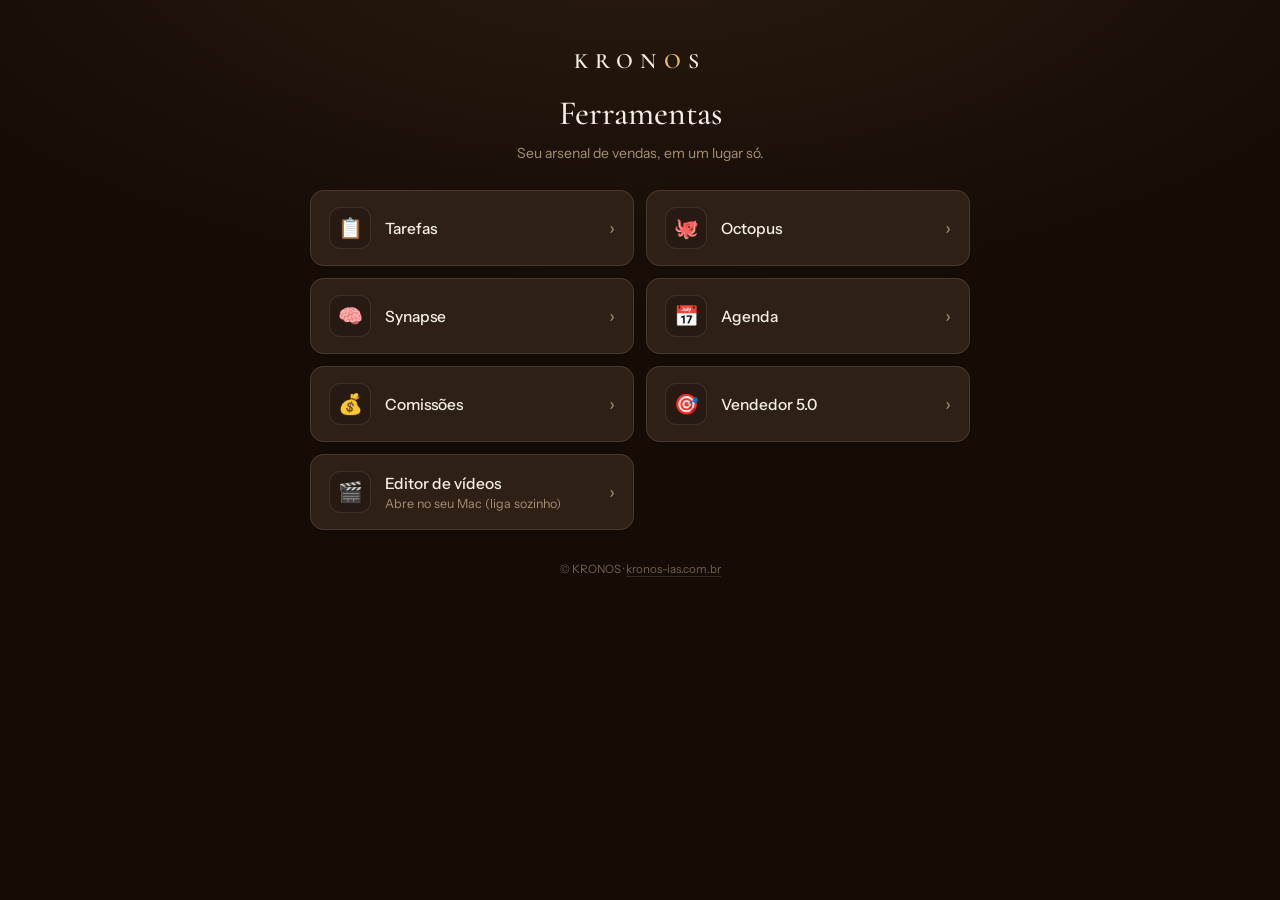
<file: sales/index.html>
<!doctype html>
<html lang="pt-BR">
<head>
  <meta charset="utf-8" />
  <meta name="viewport" content="width=device-width, initial-scale=1" />
  <title>KRONOS · Ferramentas</title>
  <meta name="robots" content="noindex" />
  <meta name="description" content="Seu arsenal de vendas, em um lugar só." />
  <link rel="preconnect" href="https://fonts.googleapis.com" />
  <link rel="preconnect" href="https://fonts.gstatic.com" crossorigin />
  <link href="https://fonts.googleapis.com/css2?family=Cormorant+Garamond:ital,wght@0,500;0,600;1,500&family=Instrument+Sans:wght@300;400;500&display=swap" rel="stylesheet" />
  <style>
    :root{
      --onix:#150C06; --sepia:#2E2017; --sepia-soft:#261A12;
      --areia:#A89070; --creme:#F5EFE6; --dourado:#E0BB6A;
      --serif:"Cormorant Garamond",Georgia,serif;
      --sans:"Instrument Sans",system-ui,-apple-system,Segoe UI,Roboto,sans-serif;
    }
    *{box-sizing:border-box;margin:0;padding:0}
    html,body{height:100%}
    body{
      font-family:var(--sans); color:var(--creme);
      background:radial-gradient(120% 80% at 50% -10%, #2a1b10 0%, var(--onix) 55%), var(--onix);
      min-height:100%; display:flex; justify-content:center;
      padding:48px 20px calc(40px + env(safe-area-inset-bottom));
      -webkit-font-smoothing:antialiased;
    }
    .wrap{width:100%; max-width:660px; display:flex; flex-direction:column; gap:26px;}
    header{text-align:center;}
    .brand{font-family:var(--serif); font-weight:600; font-size:22px; letter-spacing:.32em;
      color:var(--creme); text-transform:uppercase; margin-bottom:22px;}
    .brand span{color:var(--dourado)}
    h1.title{font-family:var(--serif); font-weight:500; font-size:34px; line-height:1.08;}
    p.sub{color:var(--areia); font-size:14px; line-height:1.55; margin-top:10px; font-weight:300;}
    nav{display:grid; grid-template-columns:1fr 1fr; gap:12px;}
    .link{display:flex; align-items:center; gap:14px;
      background:var(--sepia); border:1px solid rgba(168,144,112,.22);
      border-radius:14px; padding:16px 18px; text-decoration:none; color:var(--creme);
      transition:border-color .18s, background .18s, transform .08s;}
    a.link:hover{border-color:var(--dourado); background:#33261b;}
    a.link:active{transform:scale(.99);}
    .link.is-soon{opacity:.52; cursor:default;}
    .ico{flex:0 0 auto; width:42px; height:42px; border-radius:11px;
      background:var(--sepia-soft); border:1px solid rgba(168,144,112,.18);
      display:grid; place-items:center; font-size:20px;}
    .txt{flex:1 1 auto; min-width:0;}
    .lbl{display:block; font-size:15.5px; font-weight:500; line-height:1.25;}
    .dsc{display:block; font-size:12.5px; color:var(--areia); margin-top:3px; font-weight:300;
      overflow:hidden; text-overflow:ellipsis; white-space:nowrap;}
    .arw{flex:0 0 auto; color:var(--areia); font-size:18px; transition:color .18s, transform .18s;}
    a.link:hover .arw{color:var(--dourado); transform:translateX(3px);}
    .soon-tag{flex:0 0 auto; font-size:10px; color:var(--areia); border:1px solid rgba(168,144,112,.3);
      border-radius:999px; padding:3px 9px; letter-spacing:.05em; text-transform:uppercase;}
    footer{text-align:center; color:var(--areia); opacity:.65; font-size:11.5px; margin-top:6px; font-weight:300;}
    footer a{color:var(--areia); text-decoration:none; border-bottom:1px solid rgba(168,144,112,.35);}
    @media(max-width:520px){ h1.title{font-size:29px} .link{padding:14px 15px} nav{grid-template-columns:1fr} }
  </style>
</head>
<body>
  <main class="wrap">
    <header>
      <div class="brand">KRON<span>O</span>S</div>
      <h1 class="title">Ferramentas</h1>
      <p class="sub">Seu arsenal de vendas, em um lugar só.</p>
    </header>
    <nav id="links"></nav>
    <footer>© KRONOS · <a href="https://kronos-ias.com.br">kronos-ias.com.br</a></footer>
  </main>

  <script>
    /* ===== EDITE SÓ AQUI. soon:true = aparece como "em breve" (sem link) ===== */
    const LINKS = [
      { ico:"📋", lbl:"Tarefas",          url:"https://synapse.turbopartners.com.br/crm/tarefas" },
      { ico:"🐙", lbl:"Octopus",          url:"https://octopus.turbopartners.com.br/" },
      { ico:"🧠", lbl:"Synapse",          url:"https://synapse.turbopartners.com.br/crm/pipeline/commerce" },
      { ico:"📅", lbl:"Agenda",           url:"https://synapse.turbopartners.com.br/crm/agenda" },
      { ico:"💰", lbl:"Comissões",        url:"https://docs.google.com/spreadsheets/d/1PHRsJn768ql2IDjLD3JuQE-zCQbwFezFmEr0jfrtgeA/edit?usp=sharing" },
      { ico:"🎯", lbl:"Vendedor 5.0",     url:"https://vendedor-5-0.vercel.app" },
      { ico:"🎬", lbl:"Editor de vídeos", dsc:"Abre no seu Mac (liga sozinho)", url:"http://localhost:8765" },
    ];
    /* ======================================================================= */
    document.getElementById("links").innerHTML = LINKS.map(function(l){
      var inner = '<span class="ico">'+l.ico+'</span><span class="txt"><span class="lbl">'+l.lbl+'</span>'
        + (l.dsc ? '<span class="dsc">'+l.dsc+'</span>' : '') + '</span>';
      if(l.soon){ return '<div class="link is-soon">'+inner+'<span class="soon-tag">em breve</span></div>'; }
      var ext = /^https?:/.test(l.url);
      return '<a class="link" href="'+l.url+'"'+(ext?' target="_blank" rel="noopener"':'')+'>'+inner+'<span class="arw">›</span></a>';
    }).join("");
  </script>
</body>
</html>
</file>
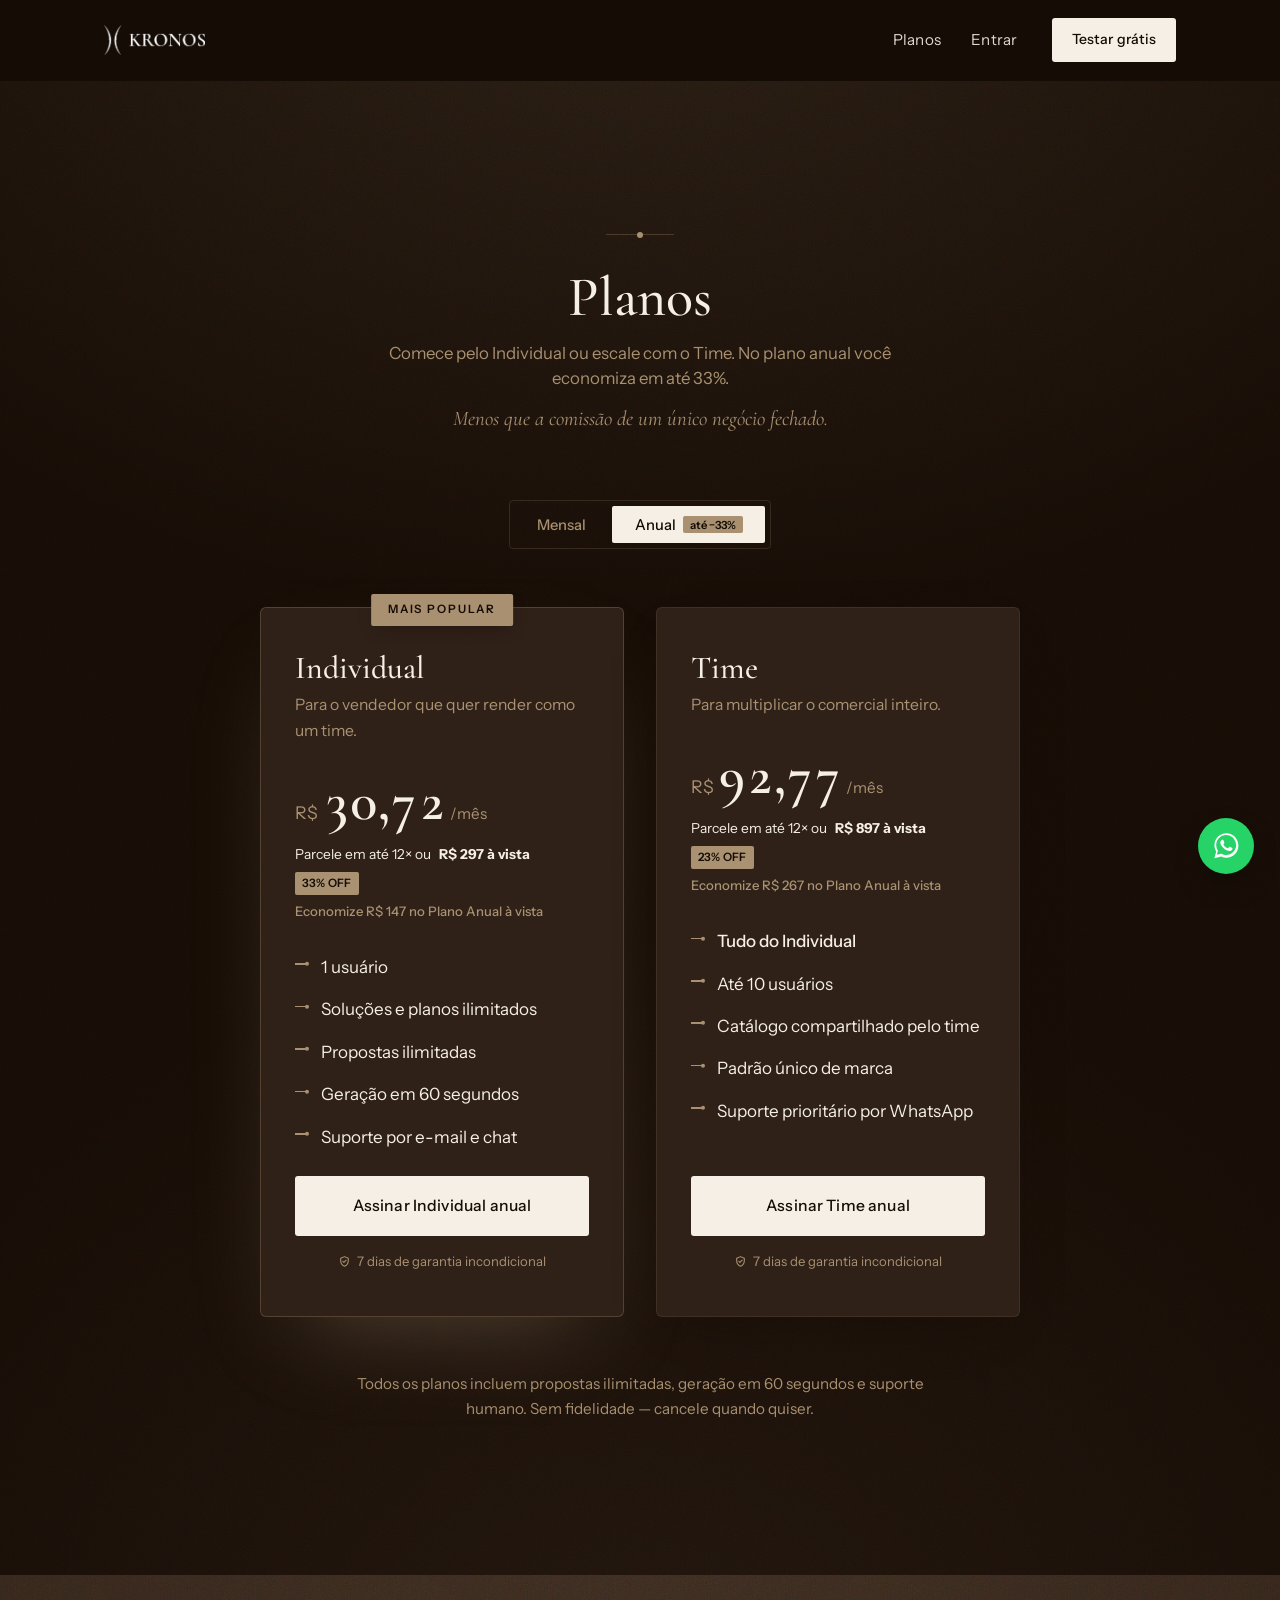
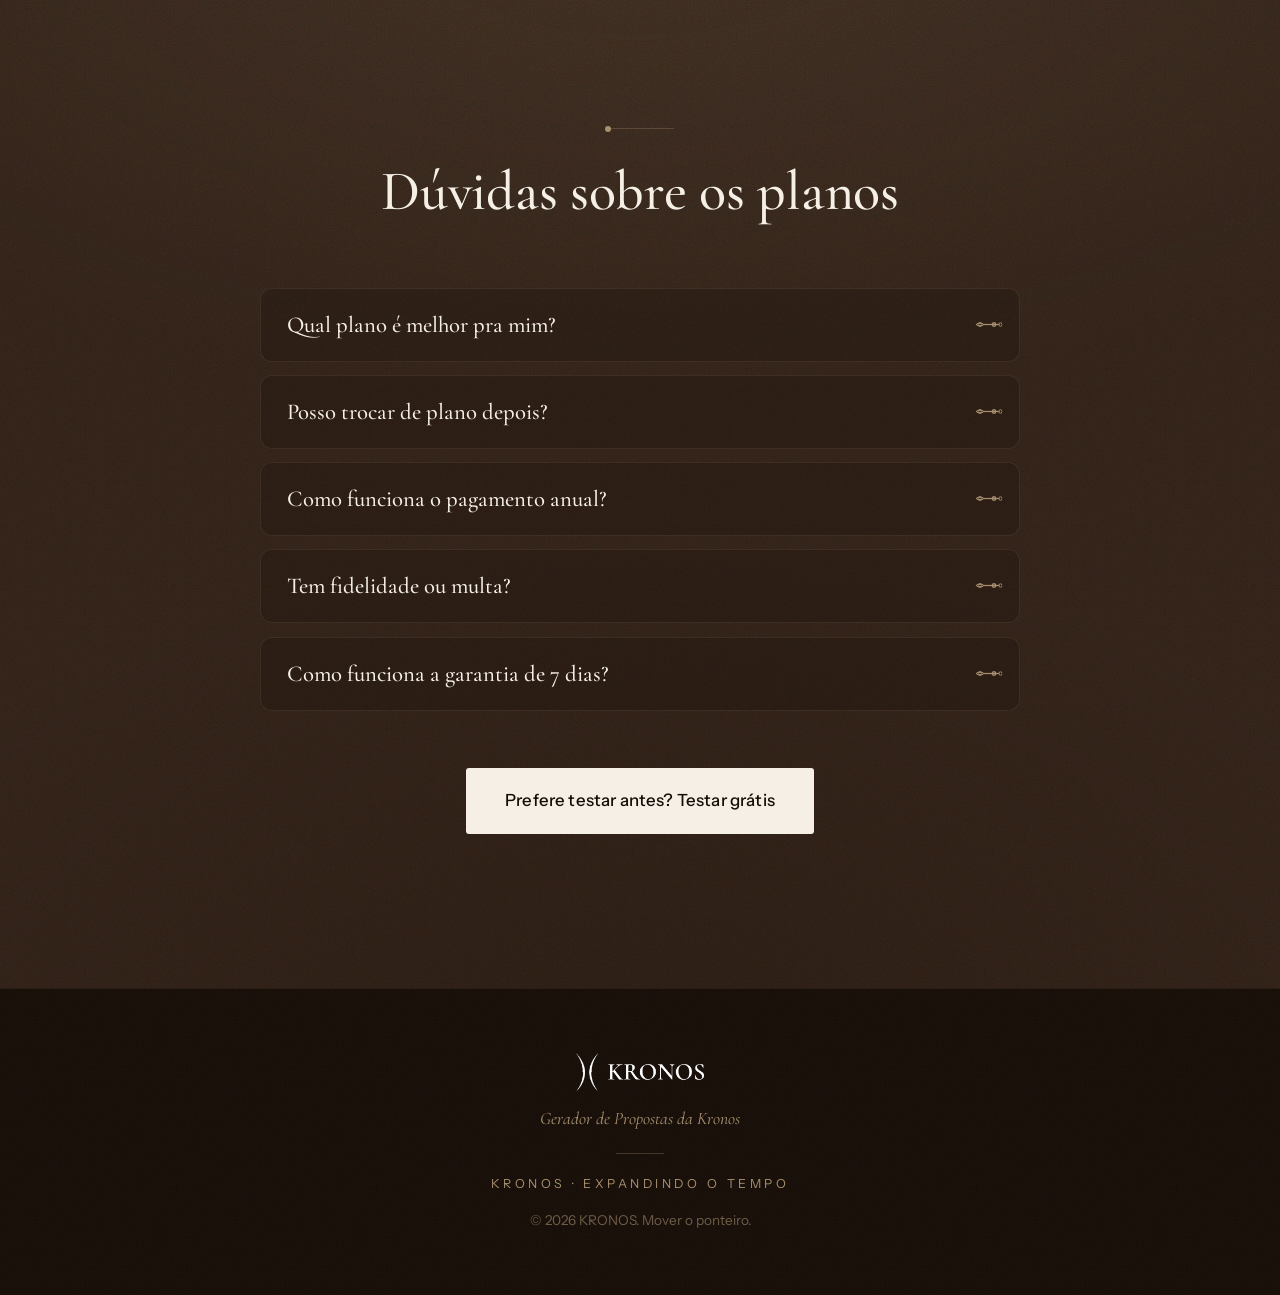
<file: planos.html>
<!DOCTYPE html>
<html lang="pt-BR">
<head>
  <meta charset="UTF-8" />
  <meta name="viewport" content="width=device-width, initial-scale=1.0" />
  <title>Planos e Preços | Gerador de Propostas da KRONOS</title>
  <meta name="description" content="Planos do Gerador de Propostas da KRONOS: Individual e Time, mensal ou anual com até 33% de desconto. Propostas com IA ilimitadas, suporte humano e 7 dias de garantia." />
  <meta name="author" content="KRONOS" />
  <meta name="copyright" content="© KRONOS — Todos os direitos reservados. Conteúdo protegido (Lei 9.610/98)." />
  <meta name="robots" content="index, follow, noimageindex, max-snippet:-1" />
  <link rel="canonical" href="https://kronos-ias.com.br/planos" />

  <!-- Ícones -->
  <link rel="icon" type="image/png" sizes="32x32" href="/assets/favicon-32.png" />
  <link rel="icon" type="image/png" sizes="512x512" href="/assets/icon-512.png" />
  <link rel="apple-touch-icon" href="/assets/apple-touch-icon.png" />
  <meta name="theme-color" content="#150C06" />

  <!-- Open Graph -->
  <meta property="og:type" content="website" />
  <meta property="og:site_name" content="KRONOS" />
  <meta property="og:locale" content="pt_BR" />
  <meta property="og:url" content="https://kronos-ias.com.br/planos" />
  <meta property="og:title" content="Planos e Preços | Gerador de Propostas da KRONOS" />
  <meta property="og:description" content="Individual ou Time, mensal ou anual com até 33% de desconto. Propostas com IA ilimitadas e 7 dias de garantia." />
  <meta property="og:image" content="https://kronos-ias.com.br/assets/og-image.jpg" />
  <meta property="og:image:width" content="1200" />
  <meta property="og:image:height" content="630" />
  <meta property="og:image:alt" content="KRONOS — Gerador de Propostas com IA" />

  <!-- Twitter -->
  <meta name="twitter:card" content="summary_large_image" />
  <meta name="twitter:title" content="Planos e Preços | Gerador de Propostas da KRONOS" />
  <meta name="twitter:description" content="Individual ou Time, mensal ou anual com até 33% de desconto. Propostas com IA ilimitadas e 7 dias de garantia." />
  <meta name="twitter:image" content="https://kronos-ias.com.br/assets/og-image.jpg" />

  <!-- Fonts: Cormorant Garamond (display) + Instrument Sans (UI) -->
  <link rel="preconnect" href="https://fonts.googleapis.com" />
  <link rel="preconnect" href="https://fonts.gstatic.com" crossorigin />
  <link rel="preconnect" href="https://www.clarity.ms" />
  <link rel="preconnect" href="https://connect.facebook.net" crossorigin />
  <link href="https://fonts.googleapis.com/css2?family=Cormorant+Garamond:ital,wght@0,500;0,600;1,500;1,600&family=Instrument+Sans:wght@300;400;500&display=swap" rel="stylesheet" />

  <link rel="stylesheet" href="styles.css" />

  <!-- Google tag (gtag.js) -->
  <script async src="https://www.googletagmanager.com/gtag/js?id=G-NW70BBHDMF"></script>
  <script>
    window.dataLayer = window.dataLayer || [];
    function gtag(){dataLayer.push(arguments);}
    gtag('js', new Date());

    gtag('config', 'G-NW70BBHDMF');
  </script>

  <!-- Microsoft Clarity -->
  <script type="text/javascript">
    (function(c,l,a,r,i,t,y){
        c[a]=c[a]||function(){(c[a].q=c[a].q||[]).push(arguments)};
        t=l.createElement(r);t.async=1;t.src="https://www.clarity.ms/tag/"+i;
        y=l.getElementsByTagName(r)[0];y.parentNode.insertBefore(t,y);
    })(window, document, "clarity", "script", "x1zfwe3wbn");
  </script>

  <!-- Meta Pixel Code -->
  <script>
  !function(f,b,e,v,n,t,s)
  {if(f.fbq)return;n=f.fbq=function(){n.callMethod?
  n.callMethod.apply(n,arguments):n.queue.push(arguments)};
  if(!f._fbq)f._fbq=n;n.push=n;n.loaded=!0;n.version='2.0';
  n.queue=[];t=b.createElement(e);t.async=!0;
  t.src=v;s=b.getElementsByTagName(e)[0];
  s.parentNode.insertBefore(t,s)}(window, document,'script',
  'https://connect.facebook.net/en_US/fbevents.js');
  fbq('init', '994356140237282');
  fbq('track', 'PageView');
  </script>
  <noscript><img height="1" width="1" style="display:none"
  src="https://www.facebook.com/tr?id=994356140237282&ev=PageView&noscript=1"
  /></noscript>
  <!-- End Meta Pixel Code -->

  <!-- Dados estruturados (SEO / rich results) -->
  <script type="application/ld+json">
  {
    "@context": "https://schema.org",
    "@graph": [
      {
        "@type": "Organization",
        "@id": "https://kronos-ias.com.br/#organization",
        "name": "KRONOS",
        "url": "https://kronos-ias.com.br/",
        "logo": "https://kronos-ias.com.br/assets/icon-512.png",
        "email": "contato@kronos-ias.com.br"
      },
      {
        "@type": "BreadcrumbList",
        "itemListElement": [
          { "@type": "ListItem", "position": 1, "name": "Início", "item": "https://kronos-ias.com.br/" },
          { "@type": "ListItem", "position": 2, "name": "Planos", "item": "https://kronos-ias.com.br/planos" }
        ]
      },
      {
        "@type": "Product",
        "name": "Gerador de Propostas da KRONOS",
        "description": "Gerador de propostas comerciais com IA: cada proposta sai personalizada com a dor exata do cliente, pronta para enviar em 60 segundos.",
        "brand": { "@id": "https://kronos-ias.com.br/#organization" },
        "offers": {
          "@type": "AggregateOffer",
          "priceCurrency": "BRL",
          "lowPrice": "30.72",
          "highPrice": "97.00",
          "offerCount": "2"
        }
      },
      {
        "@type": "FAQPage",
        "mainEntity": [
          { "@type": "Question", "name": "Qual plano é melhor pra mim?", "acceptedAnswer": { "@type": "Answer", "text": "Se você vende sozinho, o Individual já entrega propostas ilimitadas e geração em 60 segundos. Se tem um time de até 10 pessoas e quer catálogo compartilhado e padrão único de marca, o Time multiplica o comercial inteiro." } },
          { "@type": "Question", "name": "Posso trocar de plano depois?", "acceptedAnswer": { "@type": "Answer", "text": "Pode, a qualquer momento. Você começa no Individual e migra para o Time quando o time crescer, sem complicação." } },
          { "@type": "Question", "name": "Como funciona o pagamento anual?", "acceptedAnswer": { "@type": "Answer", "text": "No plano anual você paga menos por mês. Pode parcelar em até 12 vezes ou pagar à vista com até 33% de desconto sobre o que pagaria em 12 meses no mensal." } },
          { "@type": "Question", "name": "Tem fidelidade ou multa?", "acceptedAnswer": { "@type": "Answer", "text": "Não. Sem fidelidade e sem multa. É só mandar um e-mail para contato@kronos-ias.com.br que a gente cancela." } },
          { "@type": "Question", "name": "Como funciona a garantia de 7 dias?", "acceptedAnswer": { "@type": "Answer", "text": "Você tem 7 dias de garantia incondicional. Use na prática e, se não ficar impressionado, devolvemos cada centavo. Sem precisar justificar nada." } }
        ]
      }
    ]
  }
  </script>

  <!-- Camada de proteção de conteúdo (dissuasão de cópia) — TEMPORARIAMENTE DESATIVADA (religar: descomentar a linha abaixo) -->
  <!-- <script src="protect.js"></script> -->
</head>
<body>
  <!--
    ============================================================
    © KRONOS — Gerador de Propostas. Todos os direitos reservados.
    Layout, textos, identidade visual e código são propriedade da
    KRONOS e protegidos por direitos autorais (Lei 9.610/98).
    Cópia, reprodução ou redistribuição sem autorização é proibida.
    Assinatura: KRONOS-LP-7f3a9c · contato@kronos-ias.com.br
    ============================================================
  -->
  <span class="kp-watermark" aria-hidden="true" hidden data-owner="KRONOS" data-sig="KRONOS-LP-7f3a9c">© KRONOS — conteúdo protegido</span>

  <!-- ===================== HEADER ===================== -->
  <header class="site-header" id="top">
    <div class="container header-inner">
      <a href="/" class="brand" aria-label="KRONOS — início">
        <img src="assets/kronos-logo.png" alt="KRONOS" class="brand-logo" width="899" height="267" decoding="async" fetchpriority="high" />
      </a>

      <nav class="site-nav" id="site-nav" aria-label="Navegação principal">
        <a href="planos.html" class="nav-link" aria-current="page">Planos</a>
        <a href="https://gerador.kronos-ias.com.br/login" class="nav-link">Entrar</a>
        <a href="https://gerador.kronos-ias.com.br/cadastro" class="btn btn-primary btn-sm nav-cta cta-trial" data-cta="trial">Testar grátis</a>
      </nav>

      <button class="nav-toggle" type="button" aria-label="Abrir menu" aria-expanded="false" aria-controls="site-nav">
        <span></span><span></span><span></span>
      </button>
    </div>
  </header>

  <main>

  <!-- ===================== PLANOS ===================== -->
  <section class="section section-plans-page" id="planos">
    <div class="container">
      <div class="section-head pp-head reveal">
        <span class="hand-divider center" aria-hidden="true"></span>
        <h1 class="section-title">Planos</h1>
        <p class="section-lead">Comece pelo Individual ou escale com o Time. No plano anual você economiza em até 33%.</p>
        <p class="pp-anchor">Menos que a comissão de um único negócio fechado.</p>
      </div>

      <div class="pricing" data-pp-root>
        <!-- Switcher Mensal / Anual (padrão: Anual) -->
        <div class="pp-toggle is-annual" role="group" aria-label="Periodicidade da cobrança">
          <button type="button" class="pp-opt" data-period="monthly" aria-selected="false">Mensal</button>
          <button type="button" class="pp-opt is-active" data-period="annual" aria-selected="true">Anual <span class="pp-save">até −33%</span></button>
        </div>

        <div class="plans-grid plans-grid-2">
          <!-- Individual (foco comercial) -->
          <article class="plan pp-card pp-popular has-grain reveal" data-pp-card data-pp-name="Individual"
                   data-pp-monthly="37" data-pp-annual-monthly="30,72" data-pp-upfront="297"
                   data-pp-checkout-monthly="https://pay.kiwify.com.br/uuZ8y2I"
                   data-pp-checkout-annual="https://pay.kiwify.com.br/RKehqQY">
            <span class="plan-badge">Mais popular</span>
            <h2 class="plan-name">Individual</h2>
            <p class="plan-for">Para o vendedor que quer render como um time.</p>
            <div class="plan-price">
              <span class="plan-currency">R$</span>
              <span class="plan-amount pp-amount">30,72</span>
              <span class="plan-period">/mês</span>
            </div>
            <div class="pp-note" data-pp-note>
              <p class="pp-note-vista">Parcele em até 12× ou <strong>R$ 297 à vista</strong> <span class="pp-off">33% OFF</span></p>
              <p class="pp-note-econ">Economize R$ 147 no Plano Anual à vista</p>
            </div>
            <ul class="plan-feats">
              <li>1 usuário</li>
              <li>Soluções e planos ilimitados</li>
              <li>Propostas ilimitadas</li>
              <li>Geração em 60 segundos</li>
              <li>Suporte por e-mail e chat</li>
            </ul>
            <a class="btn btn-primary btn-block pp-cta" href="https://pay.kiwify.com.br/RKehqQY" target="_blank" rel="noopener noreferrer">Assinar Individual anual</a>
            <p class="plan-guarantee">
              <svg class="pg-ic" viewBox="0 0 24 24" aria-hidden="true"><path d="M12 3l7 3v5c0 4.4-3 7.9-7 9.9-4-2-7-5.5-7-9.9V6l7-3z"/><path d="M9 11.6l2 2 4-4"/></svg>
              7 dias de garantia incondicional
            </p>
          </article>

          <!-- Time (mais popular) -->
          <article class="plan pp-card has-grain reveal" data-pp-card data-pp-name="Time"
                   data-pp-monthly="97" data-pp-annual-monthly="92,77" data-pp-upfront="897"
                   data-pp-checkout-monthly="https://pay.kiwify.com.br/mtHrzfO"
                   data-pp-checkout-annual="https://pay.kiwify.com.br/ePbRkPy"
                   data-reveal-delay="90">
            <h2 class="plan-name">Time</h2>
            <p class="plan-for">Para multiplicar o comercial inteiro.</p>
            <div class="plan-price">
              <span class="plan-currency">R$</span>
              <span class="plan-amount pp-amount">92,77</span>
              <span class="plan-period">/mês</span>
            </div>
            <div class="pp-note" data-pp-note>
              <p class="pp-note-vista">Parcele em até 12× ou <strong>R$ 897 à vista</strong> <span class="pp-off">23% OFF</span></p>
              <p class="pp-note-econ">Economize R$ 267 no Plano Anual à vista</p>
            </div>
            <ul class="plan-feats">
              <li class="feat-rollup">Tudo do Individual</li>
              <li>Até 10 usuários</li>
              <li>Catálogo compartilhado pelo time</li>
              <li>Padrão único de marca</li>
              <li>Suporte prioritário por WhatsApp</li>
            </ul>
            <a class="btn btn-primary btn-block pp-cta" href="https://pay.kiwify.com.br/ePbRkPy" target="_blank" rel="noopener noreferrer">Assinar Time anual</a>
            <p class="plan-guarantee">
              <svg class="pg-ic" viewBox="0 0 24 24" aria-hidden="true"><path d="M12 3l7 3v5c0 4.4-3 7.9-7 9.9-4-2-7-5.5-7-9.9V6l7-3z"/><path d="M9 11.6l2 2 4-4"/></svg>
              7 dias de garantia incondicional
            </p>
          </article>
        </div>

        <p class="pp-reassure reveal">Todos os planos incluem propostas ilimitadas, geração em 60 segundos e suporte humano. Sem fidelidade — cancele quando quiser.</p>
      </div>
    </div>
  </section>

  <!-- ===================== FAQ DOS PLANOS ===================== -->
  <section class="section section-faq pp-bg-sepia" id="faq-planos">
    <div class="container">
      <div class="section-head reveal">
        <span class="hand-divider" aria-hidden="true"></span>
        <h2 class="section-title">Dúvidas sobre os planos</h2>
      </div>

      <div class="faq-list">
        <details class="faq-item reveal">
          <summary>Qual plano é melhor pra mim?</summary>
          <div class="faq-answer">
            <p>
              Se você vende sozinho, o <strong>Individual</strong> já entrega propostas ilimitadas e
              geração em 60 segundos. Se tem um time de até 10 pessoas e quer catálogo compartilhado
              e padrão único de marca, o <strong>Time</strong> multiplica o comercial inteiro.
            </p>
          </div>
        </details>

        <details class="faq-item reveal">
          <summary>Posso trocar de plano depois?</summary>
          <div class="faq-answer">
            <p>
              Pode, a qualquer momento. Você começa no Individual e migra pro Time quando o time
              crescer, sem complicação.
            </p>
          </div>
        </details>

        <details class="faq-item reveal">
          <summary>Como funciona o pagamento anual?</summary>
          <div class="faq-answer">
            <p>
              No plano anual você paga menos por mês. Pode <strong>parcelar em até 12×</strong> ou
              <strong>pagar à vista com até 33% de desconto</strong> sobre o que pagaria em 12 meses
              no mensal.
            </p>
          </div>
        </details>

        <details class="faq-item reveal">
          <summary>Tem fidelidade ou multa?</summary>
          <div class="faq-answer">
            <p>
              Não. Sem fidelidade e sem multa. É só mandar um e-mail pra
              <a href="mailto:contato@kronos-ias.com.br">contato@kronos-ias.com.br</a>
              que a gente cancela.
            </p>
          </div>
        </details>

        <details class="faq-item reveal">
          <summary>Como funciona a garantia de 7 dias?</summary>
          <div class="faq-answer">
            <p>
              Você tem 7 dias de garantia incondicional. Use na prática, mande propostas pros seus
              clientes e, se não ficar impressionado, devolvemos cada centavo. Sem precisar
              justificar nada.
            </p>
          </div>
        </details>
      </div>

      <div class="section-cta reveal">
        <a href="https://gerador.kronos-ias.com.br/cadastro" class="btn btn-primary btn-lg cta-trial" data-cta="trial">Prefere testar antes? Testar grátis</a>
      </div>
    </div>
  </section>

  </main>

  <!-- ===================== FOOTER ===================== -->
  <footer class="site-footer has-grain">
    <div class="container footer-inner">
      <a href="/" class="brand brand-footer" aria-label="KRONOS — início">
        <img src="assets/kronos-logo.png" alt="KRONOS" class="brand-logo" />
      </a>
      <p class="footer-tag">Gerador de Propostas da Kronos</p>
      <span class="footer-divider" aria-hidden="true"></span>
      <p class="footer-signature">KRONOS · EXPANDINDO O TEMPO</p>
      <p class="footer-legal">© <span id="year"></span> KRONOS. Mover o ponteiro.</p>
    </div>
  </footer>

  <!-- Widget flutuante de WhatsApp -->
  <a class="wa-float" href="https://wa.me/5527998001953?text=Ol%C3%A1!%20Vim%20pela%20p%C3%A1gina%20de%20planos%20do%20Gerador%20de%20Propostas%20da%20Kronos%20e%20quero%20saber%20mais."
     target="_blank" rel="noopener" aria-label="Falar no WhatsApp">
    <svg viewBox="0 0 32 32" aria-hidden="true">
      <path d="M16.04 4C9.96 4 5.02 8.94 5.02 15.02c0 2.05.56 4.05 1.62 5.8L4.9 27l6.34-1.66a11 11 0 0 0 4.8 1.1h.01c6.08 0 11.02-4.94 11.02-11.02C27.07 8.94 22.12 4 16.04 4Zm0 20.2h-.01a9.2 9.2 0 0 1-4.68-1.28l-.34-.2-3.76.99 1-3.67-.22-.38a9.16 9.16 0 0 1-1.4-4.86c0-5.06 4.12-9.18 9.2-9.18 2.45 0 4.76.96 6.5 2.7a9.13 9.13 0 0 1 2.69 6.5c0 5.06-4.12 9.18-9.18 9.18Zm5.04-6.88c-.28-.14-1.63-.8-1.88-.9-.25-.09-.43-.14-.62.14-.18.27-.71.9-.87 1.08-.16.18-.32.2-.6.07-.28-.14-1.17-.43-2.22-1.37-.82-.73-1.38-1.63-1.54-1.91-.16-.27-.02-.42.12-.56.12-.12.28-.32.41-.48.14-.16.18-.27.28-.46.09-.18.05-.34-.02-.48-.07-.14-.62-1.5-.85-2.05-.22-.53-.45-.46-.62-.47l-.53-.01c-.18 0-.48.07-.73.34-.25.27-.96.94-.96 2.3 0 1.35.98 2.66 1.12 2.84.14.18 1.94 2.96 4.7 4.15.66.28 1.17.45 1.57.58.66.21 1.26.18 1.74.11.53-.08 1.63-.67 1.86-1.31.23-.64.23-1.2.16-1.31-.07-.11-.25-.18-.53-.32Z"/>
    </svg>
  </a>

  <script src="script.js"></script>
</body>
</html>
</file>
<file: styles.css>
/* ============================================================
   GERADOR DE PROPOSTAS DA KRONOS — Landing Page
   Camada visual premium: vórtice, feixe de luz, textura de areia,
   símbolo da marca, parallax e scroll-reveal.
   Paleta 100% quente. Cormorant Garamond + Instrument Sans.
   ============================================================ */

:root {
  /* Paleta — exatamente as cinco cores da marca */
  --onix:   #150C06;  /* fundo principal */
  --branco: #FFFFFF;
  --sepia:  #2E2017;  /* superfícies, cards */
  --areia:  #A89070;  /* textos secundários, detalhes, divisores, números */
  --creme:  #F5EFE6;  /* fundos claros, texto sobre escuro */

  /* Derivados (mesma família quente, via rgba) */
  --areia-08: rgba(168, 144, 112, 0.08);
  --areia-14: rgba(168, 144, 112, 0.14);
  --areia-20: rgba(168, 144, 112, 0.20);
  --areia-30: rgba(168, 144, 112, 0.30);
  --areia-45: rgba(168, 144, 112, 0.45);
  --onix-veil: rgba(21, 12, 6, 0.55);

  /* Sombras quentes — nunca preto puro */
  --shadow-soft: 0 24px 60px -28px rgba(21, 12, 6, 0.75);
  --shadow-card: 0 18px 50px -30px rgba(21, 12, 6, 0.85);
  --shadow-glow: 0 40px 90px -40px rgba(168, 144, 112, 0.45);

  /* Tipografia */
  --serif: "Cormorant Garamond", Georgia, serif;
  --sans:  "Instrument Sans", system-ui, -apple-system, sans-serif;

  /* Ritmo */
  --section-y: clamp(6rem, 12vw, 11rem);
  --container: 1160px;

  --ease: cubic-bezier(0.22, 0.61, 0.36, 1);
  --ease-out: cubic-bezier(0.16, 1, 0.3, 1);

  /* Textura de areia (grão fino via feTurbulence) */
  --grain: url("data:image/svg+xml,%3Csvg xmlns='http://www.w3.org/2000/svg' width='220' height='220'%3E%3Cfilter id='n'%3E%3CfeTurbulence type='fractalNoise' baseFrequency='0.86' numOctaves='2' stitchTiles='stitch'/%3E%3C/filter%3E%3Crect width='100%25' height='100%25' filter='url(%23n)'/%3E%3C/svg%3E");
}

/* ---------- Reset ---------- */
*, *::before, *::after { box-sizing: border-box; }
html {
  scroll-behavior: smooth;
  -webkit-text-size-adjust: 100%;
  scrollbar-color: var(--areia-30) transparent;
}
body {
  margin: 0;
  background: var(--onix);
  color: var(--creme);
  font-family: var(--sans);
  font-weight: 400;
  font-size: 17px;
  line-height: 1.65;
  -webkit-font-smoothing: antialiased;
  text-rendering: optimizeLegibility;
  overflow-x: hidden;
}
img, svg { display: block; max-width: 100%; }
a { color: inherit; text-decoration: none; }
h1, h2, h3 { margin: 0; font-family: var(--serif); font-weight: 500; line-height: 1.04; }
p { margin: 0; }
ul, ol { margin: 0; padding: 0; list-style: none; }
.svg-defs { position: absolute; }

.container {
  width: 100%;
  max-width: var(--container);
  margin-inline: auto;
  padding-inline: clamp(1.25rem, 5vw, 2.75rem);
  position: relative;
  z-index: 2;
}

/* Âncoras (sitelinks/menu): rolagem suave + recuo pro header fixo não
   cobrir o título da seção ao cair na âncora. Não altera layout. */
@media (prefers-reduced-motion: no-preference) {
  html { scroll-behavior: smooth; }
}
section[id] { scroll-margin-top: 84px; }

/* ---------- Textura de areia reutilizável ---------- */
.has-grain { position: relative; }
.has-grain > .grain,
.grain {
  position: absolute;
  inset: 0;
  pointer-events: none;
  background-image: var(--grain);
  background-size: 200px 200px;
  opacity: 0.05;
  mix-blend-mode: overlay;
  z-index: 1;
}
/* grão direto em superfícies que não têm wrapper .grain */
.has-grain::after {
  content: "";
  position: absolute;
  inset: 0;
  pointer-events: none;
  background-image: var(--grain);
  background-size: 200px 200px;
  opacity: 0.05;
  mix-blend-mode: overlay;
  z-index: 1;
}
.section-light.has-grain::after { mix-blend-mode: soft-light; opacity: 0.5; }

/* ---------- Símbolo oficial da KRONOS como marca d'água (uso contido) ---------- */
.kglyph {
  position: absolute;
  z-index: 1;
  pointer-events: none;
  width: clamp(150px, 20vw, 300px);
  aspect-ratio: 894 / 1447;            /* proporção do asset oficial */
  background-color: var(--areia);
  opacity: 0.07;
  -webkit-mask: url("assets/kronos-symbol.png") center / contain no-repeat;
          mask: url("assets/kronos-symbol.png") center / contain no-repeat;
  will-change: transform;
}
.kglyph-ink { background-color: var(--sepia); opacity: 0.13; }
.k-center { left: 50%; top: 50%; transform: translate(-50%, -50%); }
.k-right  { right: -4vw; top: 50%; transform: translateY(-50%); }
.k-left   { left: -4vw; top: 50%; transform: translateY(-50%); }
/* ---------- Tipografia utilitária ---------- */
.eyebrow {
  font-family: var(--sans);
  font-size: 0.78rem;
  letter-spacing: 0.26em;
  text-transform: uppercase;
  color: var(--areia);
  font-weight: 500;
  margin: 0;
}
/* tag elegante (pílula) do hero, com emoji */
.hero-tag {
  display: inline-flex;
  align-items: center;
  gap: 0.55rem;
  font-family: var(--sans);
  font-size: 0.72rem;
  letter-spacing: 0.2em;
  text-transform: uppercase;
  font-weight: 500;
  color: var(--areia);
  border: 1px solid var(--areia-30);
  background: rgba(168, 144, 112, 0.07);
  border-radius: 100px;
  padding: 0.5rem 1rem 0.5rem 0.85rem;
  -webkit-backdrop-filter: blur(4px);
  backdrop-filter: blur(4px);
}
.tag-emoji { font-size: 0.95rem; letter-spacing: normal; line-height: 1; }
.section-title {
  font-size: clamp(2.1rem, 4.8vw, 3.5rem);
  letter-spacing: -0.005em;
  line-height: 1.02;
}
.section-title em { color: var(--areia); }
.section-lead {
  margin-top: 0.95rem;
  max-width: 52ch;
  color: var(--areia);
  font-size: 1.05rem;
  font-weight: 300;
  line-height: 1.5;
}
/* lead que deve caber em uma linha (sem quebra órfã) */
.section-lead.lead-wide { max-width: none; text-wrap: balance; }
em { font-style: italic; }

/* ---------- Divisor com ponteiro ---------- */
.hand-divider {
  display: block;
  width: 68px; height: 1px;
  background: var(--areia-30);
  position: relative;
  margin-bottom: 2.1rem;
}
.hand-divider::before {
  content: "";
  position: absolute;
  left: 0; top: 50%;
  width: 6px; height: 6px;
  border-radius: 50%;
  background: var(--areia);
  transform: translate(-1px, -50%);
}
.hand-divider.center { margin-inline: auto; }
.hand-divider.center::before { left: 50%; transform: translate(-50%, -50%); }

/* ---------- Botões ---------- */
.btn {
  position: relative;
  display: inline-flex;
  align-items: center;
  justify-content: center;
  gap: 0.5rem;
  font-family: var(--sans);
  font-weight: 500;
  font-size: 0.98rem;
  letter-spacing: 0.01em;
  padding: 0.98rem 1.8rem;
  border-radius: 3px;
  border: 1px solid transparent;
  cursor: pointer;
  overflow: hidden;
  transition: transform 0.4s var(--ease-out), background 0.4s var(--ease),
              color 0.4s var(--ease), border-color 0.4s var(--ease),
              box-shadow 0.4s var(--ease);
}
.btn:active { transform: translateY(0) scale(0.99); }

.btn-primary {
  background: var(--creme);
  color: var(--onix);
}
.btn-primary:hover {
  background: var(--areia);
  color: var(--onix);
  transform: translateY(-3px);
  box-shadow: var(--shadow-glow);
}
.btn-ghost {
  background: transparent;
  color: var(--creme);
  border-color: var(--areia-30);
}
.btn-ghost:hover {
  border-color: var(--areia);
  background: var(--areia-14);
  transform: translateY(-2px);
}
/* botão escuro — para fundos claros (faixa areia/creme) */
.btn-onix {
  background: var(--onix);
  color: var(--creme);
}
.btn-onix:hover {
  background: var(--sepia);
  color: var(--creme);
  transform: translateY(-3px);
  box-shadow: 0 22px 50px -28px rgba(21, 12, 6, 0.7);
}
.btn-lg { padding: 1.15rem 2.4rem; font-size: 1.05rem; }
.btn-sm { padding: 0.6rem 1.15rem; font-size: 0.88rem; }
.btn-block { width: 100%; }

/* ---------- Header ---------- */
.site-header {
  position: sticky;
  top: 0;
  z-index: 50;
  background: transparent;
  border-bottom: 1px solid transparent;
  transition: border-color 0.4s var(--ease), background 0.4s var(--ease);
}
.site-header.is-stuck {
  border-bottom-color: var(--areia-14);
  background: rgba(21, 12, 6, 0.72);
  backdrop-filter: saturate(140%) blur(14px);
  -webkit-backdrop-filter: saturate(140%) blur(14px);
}
.header-inner {
  display: flex;
  align-items: center;
  gap: 1.5rem;
  padding-block: 1.1rem;
}
.brand { display: inline-flex; align-items: center; color: var(--creme); }
.brand-logo {
  height: 30px;
  width: auto;
  display: block;
  transition: opacity 0.3s var(--ease);
}
.brand:hover .brand-logo { opacity: 0.82; }
.brand-footer .brand-logo { height: 38px; }

/* ---------- Navegação ---------- */
.site-nav {
  margin-left: auto;
  display: flex;
  align-items: center;
  gap: 1.9rem;
}
.nav-link {
  font-family: var(--sans);
  font-size: 0.95rem;
  font-weight: 400;
  letter-spacing: 0.01em;
  color: var(--creme);
  text-decoration: none;
  opacity: 0.9;
  transition: opacity 0.25s var(--ease), color 0.25s var(--ease);
}
.nav-link:hover { opacity: 1; color: var(--areia); }
.nav-cta { margin-left: 0.3rem; }

/* Botão hambúrguer — só no mobile */
.nav-toggle {
  display: none;
  margin-left: auto;
  width: 42px;
  height: 42px;
  padding: 0;
  flex-direction: column;
  align-items: center;
  justify-content: center;
  gap: 5px;
  background: transparent;
  border: 1px solid var(--areia-20);
  border-radius: 10px;
  cursor: pointer;
}
.nav-toggle span {
  display: block;
  width: 20px;
  height: 1.5px;
  background: var(--creme);
  transition: transform 0.3s var(--ease), opacity 0.3s var(--ease);
}
.site-header.nav-open .nav-toggle span:nth-child(1) { transform: translateY(6.5px) rotate(45deg); }
.site-header.nav-open .nav-toggle span:nth-child(2) { opacity: 0; }
.site-header.nav-open .nav-toggle span:nth-child(3) { transform: translateY(-6.5px) rotate(-45deg); }

@media (max-width: 760px) {
  .nav-toggle { display: flex; }
  .site-nav {
    position: absolute;
    top: 100%;
    left: 0;
    right: 0;
    flex-direction: column;
    align-items: stretch;
    gap: 0;
    margin-left: 0;
    padding: 0.25rem clamp(1.25rem, 5vw, 2.75rem) 1.4rem;
    background: rgba(21, 12, 6, 0.97);
    backdrop-filter: saturate(140%) blur(14px);
    -webkit-backdrop-filter: saturate(140%) blur(14px);
    border-bottom: 1px solid var(--areia-14);
    opacity: 0;
    visibility: hidden;
    transform: translateY(-8px);
    transition: opacity 0.25s var(--ease), transform 0.25s var(--ease), visibility 0.25s;
  }
  .site-header.nav-open .site-nav {
    opacity: 1;
    visibility: visible;
    transform: translateY(0);
  }
  .nav-link {
    padding: 0.95rem 0.1rem;
    font-size: 1.05rem;
    border-bottom: 1px solid var(--areia-08);
  }
  .nav-cta {
    margin: 1.1rem 0 0;
    width: 100%;
    justify-content: center;
  }
}

/* ---------- Seção base ---------- */
.section {
  position: relative;
  padding-block: var(--section-y);
  isolation: isolate;
}
.section-head { margin-bottom: clamp(2.75rem, 5.5vw, 4.25rem); }

/* Superfícies por seção (ritmo claro/escuro) */
.section-light { background: var(--creme); color: var(--onix); }

/* Faixa de big numbers (prova social) */
.section-stats {
  position: relative;
  padding-block: clamp(3.2rem, 6vw, 5rem);
  border-block: 1px solid rgba(168, 144, 112, 0.28);
}
.stats-grid {
  display: grid;
  grid-template-columns: repeat(4, 1fr);
  align-items: start;
  text-align: center;
}
.stat { position: relative; padding: 0.4rem 1rem; }
.stat + .stat::before {
  content: "";
  position: absolute;
  left: 0; top: 12%; bottom: 12%;
  width: 1px;
  background: rgba(168, 144, 112, 0.35);
}
.stat-num {
  display: block;
  font-family: var(--serif);
  font-weight: 600;
  font-size: clamp(2.6rem, 5.2vw, 4.1rem);
  line-height: 1;
  letter-spacing: -0.01em;
  color: var(--areia);
  font-variant-numeric: tabular-nums;
}
.stat-affix { font-size: 0.58em; letter-spacing: 0; }
.stat-label {
  display: block;
  margin-top: 0.8rem;
  font-size: 0.84rem;
  line-height: 1.35;
  letter-spacing: 0.02em;
  color: var(--sepia);
  opacity: 0.82;
}
@media (max-width: 720px) {
  .stats-grid { grid-template-columns: repeat(2, 1fr); row-gap: 2.4rem; }
  .stat:nth-child(odd)::before { display: none; }
}

/* Texturas de areia reais da marca (uso contido nas seções escuras) */
.tex-sand-sepia {
  background-color: var(--sepia);
  background-image: url("assets/tex-areia-sepia.webp");
  background-size: cover;
  background-position: center;
}
.tex-sand-onix {
  background-color: var(--onix);
  background-image: url("assets/tex-areia-onix.webp");
  background-size: cover;
  background-position: center;
}

/* Fundo quente "limpo": profundidade em gradiente + grão vetorial nítido.
   Alternativa à webp de areia, que com cover estica e fica grosseira em
   seções altas. Nítido em qualquer tela/DPR. */
.bg-sand-onix,
.tex-sand-onix {
  background-color: var(--onix);
  background-image:
    radial-gradient(135% 80% at 50% -10%, rgba(168, 144, 112, 0.13), transparent 58%),
    radial-gradient(120% 95% at 50% 110%, rgba(46, 32, 23, 0.45), transparent 56%);
  background-size: auto;
}
.bg-sand-sepia,
.tex-sand-sepia {
  background-color: var(--sepia);
  background-image:
    radial-gradient(135% 82% at 50% -6%, rgba(168, 144, 112, 0.10), transparent 58%),
    radial-gradient(120% 95% at 50% 110%, rgba(21, 12, 6, 0.26), transparent 58%);
  background-size: auto;
}
.bg-sand-onix::before,
.bg-sand-sepia::before,
.tex-sand-onix::before,
.tex-sand-sepia::before {
  content: "";
  position: absolute;
  inset: 0;
  z-index: 0;
  pointer-events: none;
  background-image: var(--grain);
  background-size: 180px 180px;
  mix-blend-mode: overlay;
  opacity: 0.6;
}
/* No mobile, o JPG com cover amplia demais (areia grosseira). Troca por um
   grão vetorial (feTurbulence) — nítido em qualquer resolução/DPR. */
@media (max-width: 760px) {
  /* Textura de areia em vetor (nítida em qualquer densidade de tela):
     profundidade quente + grão fino. Mais presente nos fundos onix. */
  .tex-sand-onix {
    background-image:
      radial-gradient(140% 78% at 50% -6%, rgba(168, 144, 112, 0.14), transparent 56%),
      radial-gradient(125% 88% at 50% 107%, rgba(46, 32, 23, 0.5), transparent 56%);
  }
  .tex-sand-sepia {
    background-image:
      radial-gradient(140% 82% at 50% -4%, rgba(168, 144, 112, 0.1), transparent 58%),
      radial-gradient(120% 90% at 50% 108%, rgba(21, 12, 6, 0.28), transparent 58%);
  }
  .tex-sand-sepia::before, .tex-sand-onix::before {
    content: "";
    position: absolute;
    inset: 0;
    z-index: 0;
    pointer-events: none;
    background-image: var(--grain);
    background-size: 170px 170px;
    mix-blend-mode: overlay;
  }
  .tex-sand-onix::before  { opacity: 0.16; }
  .tex-sand-sepia::before { opacity: 0.1; }
}

/* "Como funciona": a textura webp some numa seção tão alta (cover suaviza
   demais). Reforça com grão de areia VETORIAL (nítido em qualquer DPR, igual
   no desktop e no mobile). Fica abaixo do conteúdo (.container é z-index:2). */
.section-how::after {
  content: "";
  position: absolute;
  inset: 0;
  z-index: 1;
  pointer-events: none;
  background-image: var(--grain);
  background-size: 200px 200px;
  opacity: 0.12;
  mix-blend-mode: overlay;
}

/* ============================================================
   1. HERO
   ============================================================ */
.hero {
  position: relative;
  min-height: 100svh;
  display: flex;
  flex-direction: column;
  justify-content: center;
  padding-top: clamp(3rem, 5vw, 5rem);
  padding-bottom: clamp(5rem, 9vw, 8rem);
  overflow: hidden;
  isolation: isolate;
}
.hero-bg { position: absolute; inset: 0; z-index: 0; overflow: hidden; }
.vortex { position: absolute; inset: 0; width: 100%; height: 100%; display: block; }
/* Símbolo )( plantado no olho do vórtice (cx 64% / cy 50%), imponente.
   Fica acima da véu (z1) e abaixo do conteúdo (z3). */
.hero-emblem {
  position: absolute;
  left: 70%;
  top: 50%;
  transform: translate(-50%, -50%);
  width: clamp(140px, 19vw, 300px);
  height: auto;
  z-index: 2;
  opacity: 0.95;
  pointer-events: none;
  user-select: none;
  filter:
    drop-shadow(0 0 70px rgba(168, 144, 112, 0.55))
    drop-shadow(0 10px 50px rgba(21, 12, 6, 0.65));
}
@media (max-width: 940px) {
  /* no mobile o vórtice centraliza (cx 0.5) e o texto ocupa o centro —
     o emblema atrás do texto embola a leitura, então some aqui */
  .hero-emblem { display: none; }
}
.hero-veil {
  position: absolute; inset: 0;
  /* escurece o lado do texto (esquerda) e preserva o ciclone à direita */
  background:
    linear-gradient(100deg, rgba(21,12,6,0.86) 0%, rgba(21,12,6,0.5) 34%, rgba(21,12,6,0) 58%),
    linear-gradient(to bottom, rgba(21,12,6,0.45), transparent 22%, transparent 72%, rgba(21,12,6,0.6));
  z-index: 1;
}
/* alinhado ao grid do site (mesma esquerda do logo), não centralizado */
.hero-inner { position: relative; z-index: 3; }
.hero .eyebrow { margin-bottom: 1.7rem; }

.hero-headline {
  font-size: clamp(2.3rem, 5.4vw, 4.2rem);
  max-width: 22ch;
  letter-spacing: -0.01em;
  text-wrap: balance;
  text-shadow: 0 2px 40px rgba(21, 12, 6, 0.5);
}
.hero-headline em { color: var(--areia); }

.hero-sub {
  margin-top: 1.7rem;
  max-width: 44ch;
  font-size: clamp(1.02rem, 1.4vw, 1.18rem);
  color: var(--creme);
  opacity: 0.88;
  font-weight: 300;
  text-wrap: pretty;
}

.hero-actions {
  margin-top: 2.4rem;
  display: flex;
  flex-direction: column;
  align-items: flex-start;
  gap: 0.85rem;
}
.cta-trial-note {
  font-family: var(--sans);
  font-size: 0.82rem;
  letter-spacing: 0.02em;
  color: var(--areia);
  opacity: 0.85;
}

/* Linha "experimente antes" na seção de planos */
.plans-trial {
  text-align: center;
  margin: -0.4rem 0 2.2rem;
  font-family: var(--sans);
  font-size: 0.98rem;
  color: var(--creme);
  opacity: 0.92;
}
.plans-trial-link {
  color: var(--areia);
  font-weight: 500;
  text-decoration: none;
  border-bottom: 1px solid var(--areia-14, rgba(168, 144, 112, 0.3));
  padding-bottom: 1px;
  transition: color 0.25s var(--ease), border-color 0.25s var(--ease);
  white-space: nowrap;
}
.plans-trial-link:hover {
  color: var(--creme);
  border-color: var(--creme);
}

/* CTA "Testar grátis" repetido ao fim das seções */
.section-cta {
  margin-top: clamp(2.6rem, 5vw, 3.6rem);
  display: flex;
  justify-content: center;
}

/* Indicação de scroll */
.scroll-cue {
  position: absolute;
  left: 50%; bottom: 2rem;
  transform: translateX(-50%);
  z-index: 3;
}
.scroll-cue-line {
  display: block;
  width: 1px; height: 60px;
  background: linear-gradient(to bottom, transparent, var(--areia));
  position: relative;
  overflow: hidden;
}
.scroll-cue-line::after {
  content: "";
  position: absolute; left: 0; top: -60px;
  width: 1px; height: 60px;
  background: linear-gradient(to bottom, transparent, var(--creme));
  animation: cue 2.6s var(--ease-out) infinite;
}
@keyframes cue { to { transform: translateY(120px); } }

/* ============================================================
   2. AGITAÇÃO DA DOR
   ============================================================ */
.pain-grid {
  display: grid;
  grid-template-columns: repeat(3, 1fr);
  gap: clamp(1.5rem, 3vw, 2.25rem);
}
.pain-card {
  padding: 2.6rem 2.1rem;
  border: 1px solid var(--areia-14);
  border-radius: 6px;
  /* Textura de areia (sepia) própria do card: nítida em qualquer DPR porque o
     card é pequeno (a imagem de 1800px entra reduzida). O gradiente escuro por
     cima garante contraste do texto claro e separa o card do fundo da seção. */
  background-color: var(--sepia);
  background-image:
    linear-gradient(155deg, rgba(21, 12, 6, 0.32), rgba(21, 12, 6, 0.52)),
    url("assets/tex-areia-sepia.webp");
  background-size: cover;
  background-position: center;
  box-shadow: var(--shadow-card);
  transition: transform 0.5s var(--ease-out), border-color 0.5s var(--ease);
}
.pain-card:hover { transform: translateY(-5px); border-color: var(--areia-30); }
.pain-index {
  font-family: var(--serif);
  font-style: italic;
  font-size: 1.5rem;
  color: var(--areia);
}

/* ---- Visuais animados dos cards de dor ---- */
.pain-visual {
  position: relative;
  height: 58px;
  margin-bottom: 1.7rem;
  display: flex;
  align-items: center;
  overflow: hidden;
}
/* 1 — propostas genéricas: três documentos idênticos + varredura de luz */
/* 1 — propostas genéricas: cópias idênticas saindo da pilha */
.pv-generic { position: relative; }
.pv-generic .doc {
  position: absolute;
  top: 9px; left: 0;
  width: 30px; height: 40px;
  border: 1.4px solid var(--areia);
  border-radius: 3px;
  background:
    linear-gradient(var(--areia), var(--areia)) 6px 10px / 18px 1.4px no-repeat,
    linear-gradient(var(--areia), var(--areia)) 6px 17px / 18px 1.4px no-repeat,
    linear-gradient(var(--areia), var(--areia)) 6px 24px / 11px 1.4px no-repeat;
}
.pv-generic .doc-1 { left: 0;     opacity: 0.45; }
.pv-generic .doc-2 { left: 36px;  opacity: 0.6; }
.pv-generic .doc-3 { left: 72px;  opacity: 0.75; }
.pv-generic .doc-4 { left: 108px; opacity: 0.92; }
.pv-generic .doc-copy { left: 108px; opacity: 0; }

/* 2 — quem demora, perde: corrida (concorrente em creme chega na frente) */
.pv-race { flex-direction: column; gap: 13px; justify-content: center; }
.pv-race .track { position: relative; width: 190px; height: 1.4px; background: var(--areia-30); }
.pv-race .flag { position: absolute; right: 0; top: -5px; width: 1.4px; height: 12px; background: var(--areia); }
.pv-race .runner { position: absolute; top: -3px; left: 0; width: 7px; height: 7px; border-radius: 50%; }
.pv-race .runner-fast { background: var(--creme); }
.pv-race .runner-slow { background: var(--areia); }

/* 3 — refém do desconto: de R$ 100 por R$ 70 (o desconto que você dá) */
.pv-discount { gap: 0.8rem; }
.pd-old, .pd-new {
  font-family: var(--serif);
  font-weight: 600;
  font-size: 1.5rem;
  line-height: 1;
  font-variant-numeric: tabular-nums;
  opacity: 0;
}
.pd-old { color: var(--areia); position: relative; }
.pd-old .pd-strike {
  position: absolute; left: -3px; right: -3px; top: 54%;
  height: 1.5px; background: var(--areia);
  transform: scaleX(0); transform-origin: left;
}
.pd-new { color: var(--creme); }

@media (prefers-reduced-motion: no-preference) {
  .pv-generic .doc-copy { animation: pvCopy 2.8s ease-in-out infinite; }
  .pv-race .runner-fast { animation: pvFast 3.4s ease-in-out infinite; }
  .pv-race .runner-slow { animation: pvSlow 3.4s ease-in-out infinite; }
  .pd-old { animation: pdOld 4s ease-in-out infinite; }
  .pd-old .pd-strike { animation: pdStrike 4s ease-in-out infinite; }
  .pd-new { animation: pdNew 4s ease-in-out infinite; }
}
@keyframes pvCopy {
  0%   { left: 108px; opacity: 0; }
  14%  { left: 108px; opacity: 0.95; }
  60%  { left: 152px; opacity: 0; }
  100% { left: 152px; opacity: 0; }
}
@keyframes pvFast {
  0% { left: 0; opacity: 0; }
  7% { opacity: 1; }
  40% { left: calc(100% - 7px); }
  86% { left: calc(100% - 7px); opacity: 1; }
  96%, 100% { left: calc(100% - 7px); opacity: 0; }
}
@keyframes pvSlow {
  0% { left: 0; opacity: 0; }
  7% { opacity: 1; }
  70% { left: 52%; }
  86% { left: 55%; opacity: 1; }
  96%, 100% { left: 55%; opacity: 0; }
}
@keyframes pdOld {
  0%, 4% { opacity: 0; }
  12% { opacity: 0.85; }
  88% { opacity: 0.85; }
  96%, 100% { opacity: 0; }
}
@keyframes pdStrike {
  0%, 26% { transform: scaleX(0); }
  44%, 100% { transform: scaleX(1); }
}
@keyframes pdNew {
  0%, 46% { opacity: 0; transform: translateY(4px); }
  58%, 88% { opacity: 1; transform: translateY(0); }
  96%, 100% { opacity: 0; transform: translateY(0); }
}
.pain-card h3 { margin-top: 0.8rem; font-size: 1.85rem; }
.pain-card p { margin-top: 0.9rem; color: var(--areia); font-weight: 300; }

/* ============================================================
   3. VIRADA — feixe de luz
   ============================================================ */
.section-turn {
  text-align: center;
  overflow: hidden;
  background-color: var(--onix);
  position: relative;
}
/* feixe de luz real da marca com leve movimento (ken burns) */
.turn-bg {
  position: absolute; inset: -8%;
  z-index: 0;
  /* feixe de luz + brilho quente em CSS puro (sem grãos estáticos) */
  background:
    linear-gradient(122deg,
      transparent 30%,
      rgba(168, 144, 112, 0.14) 46%,
      rgba(208, 180, 142, 0.28) 52%,
      rgba(168, 144, 112, 0.12) 58%,
      transparent 72%),
    radial-gradient(72% 92% at 52% 42%,
      rgba(168, 144, 112, 0.22),
      rgba(120, 86, 54, 0.10) 42%,
      transparent 70%);
  animation: turnPan 26s ease-in-out infinite alternate;
}
/* véu para legibilidade do texto */
.turn-veil {
  position: absolute; inset: 0; z-index: 0;
  background:
    linear-gradient(rgba(21, 12, 6, 0.55), rgba(21, 12, 6, 0.62)),
    radial-gradient(120% 85% at 50% 46%, transparent 38%, rgba(21, 12, 6, 0.5));
}
/* poeira dourada flutuando (canvas) */
.turn-particles {
  position: absolute; inset: 0; z-index: 0;
  width: 100%; height: 100%;
  pointer-events: none;
}
@keyframes turnPan {
  from { transform: scale(1.06) translate(-1.5%, -1%); }
  to   { transform: scale(1.14) translate(1.5%, 1.2%); }
}

/* emblema: você (núcleo) amplificado em um time (rede de nós) */
.turn-emblem { display: block; width: 80px; margin: 0 auto 1.8rem; }
.turn-emblem svg { width: 100%; height: auto; display: block; overflow: visible; }
.te-lines line { stroke: var(--areia); stroke-width: 1; opacity: 0.5; }
.te-nodes circle { fill: var(--areia); transform-box: fill-box; transform-origin: center; opacity: 0.5; }
.te-ring { fill: none; stroke: var(--creme); stroke-width: 1; transform-box: fill-box; transform-origin: center; opacity: 0; }
.te-core { fill: var(--creme); transform-box: fill-box; transform-origin: center; filter: drop-shadow(0 0 5px rgba(245, 239, 230, 0.55)); }
@media (prefers-reduced-motion: no-preference) {
  .te-ring { animation: teRing 3.2s ease-out infinite; }
  .te-core { animation: teCore 3.2s ease-in-out infinite; }
  .te-nodes circle { animation: teNode 3.2s ease-in-out infinite; }
  .te-nodes circle:nth-child(1) { animation-delay: 0s; }
  .te-nodes circle:nth-child(2) { animation-delay: 0.18s; }
  .te-nodes circle:nth-child(3) { animation-delay: 0.36s; }
  .te-nodes circle:nth-child(4) { animation-delay: 0.54s; }
  .te-nodes circle:nth-child(5) { animation-delay: 0.72s; }
  .te-nodes circle:nth-child(6) { animation-delay: 0.9s; }
}
@keyframes teRing { 0% { transform: scale(0.5); opacity: 0.7; } 75%, 100% { transform: scale(4); opacity: 0; } }
@keyframes teCore { 0%, 100% { transform: scale(1); } 50% { transform: scale(1.18); } }
@keyframes teNode { 0%, 100% { opacity: 0.35; } 50% { opacity: 0.95; } }

.turn-inner { max-width: 860px; margin-inline: auto; position: relative; z-index: 2; }
.turn-rupture {
  font-family: var(--serif);
  font-style: italic;
  font-size: clamp(1.25rem, 2.5vw, 1.8rem);
  color: var(--areia);
  margin-bottom: 1.5rem;
}
.turn-title {
  font-size: clamp(2.2rem, 4.8vw, 3.6rem);
  letter-spacing: -0.005em;
}
.turn-title em { color: var(--areia); }
/* CTA de descoberta: leva para a seção "Como funciona" */
.turn-cta {
  margin-top: 2.4rem;
  text-transform: uppercase;
  letter-spacing: 0.18em;
  font-size: 0.82rem;
}
.turn-cta .btn-arrow-down {
  width: 15px;
  height: 15px;
  animation: arrowNudge 1.9s var(--ease) infinite;
}
.turn-cta .btn-arrow-down path {
  fill: none;
  stroke: currentColor;
  stroke-width: 1.5;
  stroke-linecap: round;
  stroke-linejoin: round;
}
@keyframes arrowNudge {
  0%, 100% { transform: translateY(-1px); }
  50%      { transform: translateY(2px); }
}
#como-funciona { scroll-margin-top: 84px; }
@media (prefers-reduced-motion: reduce) {
  .turn-cta .btn-arrow-down { animation: none; }
}

/* ============================================================
   4. COMO FUNCIONA
   ============================================================ */
.steps {
  display: grid;
  grid-template-columns: repeat(3, 1fr);
  gap: clamp(1.5rem, 3vw, 2.6rem);
  position: relative;
}
/* linha-divisor conectando os passos */
.steps::before {
  content: "";
  position: absolute;
  top: 24px; left: 6%; right: 6%;
  height: 1px;
  background: linear-gradient(to right, transparent, var(--areia-30) 12%, var(--areia-30) 88%, transparent);
  z-index: 0;
}
.step { position: relative; z-index: 1; }
.step-num {
  display: inline-flex;
  align-items: center;
  justify-content: center;
  width: 50px; height: 50px;
  border-radius: 50%;
  border: 1px solid var(--areia-30);
  background: var(--sepia);
  font-family: var(--serif);
  font-size: 1.5rem;
  color: var(--areia);
  margin-bottom: 1.4rem;
  transition: transform 0.45s var(--ease-out), color 0.45s var(--ease),
              border-color 0.45s var(--ease), box-shadow 0.45s var(--ease);
}
.step:hover .step-num {
  transform: translateY(-4px);
  color: var(--creme);
  border-color: var(--areia);
  box-shadow: 0 14px 30px -16px rgba(168, 144, 112, 0.6);
}
.step-body h3 { font-size: 1.6rem; }
.step-body p { margin-top: 0.7rem; color: var(--areia); font-weight: 300; }

/* tag "Como funciona" */
.section-tag {
  display: inline-block;
  font-family: var(--sans);
  font-size: 0.72rem;
  letter-spacing: 0.2em;
  text-transform: uppercase;
  font-weight: 500;
  color: var(--areia);
  border: 1px solid var(--areia-30);
  border-radius: 100px;
  padding: 0.45rem 0.95rem;
  margin-bottom: 1.5rem;
}

/* retângulo placeholder de GIF (preview) */
.step-media {
  position: relative;
  width: 100%;
  aspect-ratio: 3 / 2;
  margin: 0 0 1.5rem;
  border: 1.5px solid rgba(208, 191, 164, 0.62);
  border-radius: 11px;
  background: rgba(21, 12, 6, 0.32);
  overflow: hidden;
  box-shadow:
    0 18px 40px -22px rgba(21, 12, 6, 0.8),
    0 0 0 4px rgba(208, 191, 164, 0.12);
  transition: border-color 0.45s var(--ease), box-shadow 0.45s var(--ease),
              transform 0.45s var(--ease-out);
}
.step:hover .step-media {
  border-color: rgba(228, 214, 190, 0.9);
  box-shadow:
    0 24px 48px -22px rgba(21, 12, 6, 0.88),
    0 0 0 5px rgba(208, 191, 164, 0.18);
  transform: translateY(-3px);
}
.step-media video {
  width: 100%;
  height: 100%;
  object-fit: cover;
  display: block;
}
/* quando há mídia real, esconde o rótulo "GIF" e o shimmer de placeholder */
.step-media.has-media { background: var(--onix); }
.step-media.has-media::before,
.step-media.has-media::after { content: none; display: none; animation: none; }
.step-media::after {
  content: "GIF";
  position: absolute; inset: 0;
  display: flex; align-items: center; justify-content: center;
  font-family: var(--sans);
  font-size: 0.7rem; letter-spacing: 0.22em; text-transform: uppercase;
  color: var(--areia); opacity: 0.4;
}
.step-media::before {
  content: "";
  position: absolute; inset: 0;
  background: linear-gradient(110deg, transparent 30%, rgba(245, 239, 230, 0.06) 50%, transparent 70%);
  transform: translateX(-100%);
}
@media (prefers-reduced-motion: no-preference) {
  .step-media::before { animation: mediaShimmer 2.8s ease-in-out infinite; }
}
@keyframes mediaShimmer {
  0% { transform: translateX(-100%); }
  60%, 100% { transform: translateX(100%); }
}

/* ============================================================
   PERSONALIZAÇÃO REAL — o que entra "sob medida"
   ============================================================ */
.facets {
  display: grid;
  grid-template-columns: repeat(3, 1fr);
  gap: clamp(1.4rem, 3vw, 2.4rem) clamp(1.8rem, 3vw, 3rem);
  position: relative;
  z-index: 2;
}
.facet {
  position: relative;
  padding-left: 1.9rem;
  border-top: 1px solid var(--areia-14);
  padding-top: 1.4rem;
}
.facet h3 {
  font-family: var(--serif);
  font-weight: 500;
  font-size: clamp(1.3rem, 2.2vw, 1.65rem);
  color: var(--creme);
}
.facet p { margin-top: 0.4rem; color: var(--areia); font-weight: 300; font-size: 0.98rem; }
.facet::before {
  content: "";
  position: absolute;
  left: 0; top: calc(1.4rem + 0.62em);
  width: 14px; height: 1.5px;
  background: var(--areia);
}
.facet::after {
  content: "";
  position: absolute;
  left: 12px; top: calc(1.4rem + 0.62em);
  width: 5px; height: 5px;
  border-radius: 50%;
  background: var(--areia);
  transform: translateY(-1.75px);
}

/* tag mais forte (Metodologia Kronos) */
.section-tag-strong {
  color: var(--creme);
  border-color: var(--areia);
  background: var(--areia-14);
}

/* ---- Metodologia: cards numerados (bloco + gatilho) ---- */
.method {
  display: grid;
  grid-template-columns: repeat(auto-fit, minmax(248px, 1fr));
  gap: clamp(1rem, 2vw, 1.5rem);
  position: relative;
  z-index: 2;
}
.method-block {
  position: relative;
  overflow: hidden;
  display: flex;
  flex-direction: column;
  padding: 1.7rem 1.6rem 1.8rem;
  border: 1px solid var(--areia-14);
  border-radius: 10px;
  background: rgba(46, 32, 23, 0.55);
  box-shadow: var(--shadow-card);
  transition: transform 0.5s var(--ease-out), border-color 0.5s var(--ease);
}
/* textura de areia (grão fino) em cada card da metodologia */
.method-block::before {
  content: "";
  position: absolute;
  inset: 0;
  z-index: 0;
  pointer-events: none;
  background-image: var(--grain);
  background-size: 170px 170px;
  opacity: 0.11;
  mix-blend-mode: overlay;
}
.method-block > * { position: relative; z-index: 1; }
.method-block:hover { transform: translateY(-5px); border-color: var(--areia-30); }
.mb-num {
  font-family: var(--serif);
  font-weight: 600;
  font-size: 2.5rem;
  line-height: 1;
  color: var(--areia);
}
.mb-name {
  margin-top: 0.7rem;
  font-family: var(--serif);
  font-weight: 500;
  font-size: 1.4rem;
  line-height: 1.1;
  color: var(--creme);
}
.mb-trigger {
  align-self: flex-start;
  margin-top: 0.8rem;
  font-family: var(--sans);
  font-size: 0.64rem;
  letter-spacing: 0.16em;
  text-transform: uppercase;
  color: var(--areia);
  background: var(--areia-08);
  border: 1px solid var(--areia-20);
  border-radius: 100px;
  padding: 0.32rem 0.75rem;
}
.method-block p {
  margin-top: 1rem;
  color: var(--areia);
  font-weight: 300;
  font-size: 0.95rem;
  line-height: 1.5;
}
.method-foot {
  margin: clamp(3rem, 5.5vw, 4.4rem) auto 0;
  max-width: 30ch;
  text-align: center;
  font-family: var(--serif);
  font-style: italic;
  font-size: clamp(1.55rem, 3.1vw, 2.35rem);
  line-height: 1.18;
  color: var(--creme);
  text-wrap: balance;
  position: relative;
  z-index: 2;
}
.method-foot em { font-style: italic; color: var(--areia); }

/* ============================================================
   5. O QUE VOCÊ GANHA (creme)
   ============================================================ */
.section-gains .section-lead { color: var(--sepia); opacity: 0.78; }
.section-gains .hand-divider { background: rgba(46,32,23,0.25); }
.section-gains .hand-divider::before { background: var(--sepia); }

/* Tabela comparativa: Na mão  x  Com a Kronos */
.compare {
  display: grid;
  grid-template-columns: 28% 36% 36%;
  position: relative;
  z-index: 2;
}
.compare-row { display: contents; }
/* painel destacado da coluna "Com a Kronos" (atrás da 3a coluna) */
.compare-panel {
  position: absolute;
  top: 0; bottom: 0;
  left: 64%; right: 0;
  background: var(--sepia);
  border-radius: 10px;
  box-shadow: 0 36px 70px -38px rgba(46, 32, 23, 0.6);
  z-index: 0;
}
.c-dim, .c-bad, .c-good {
  display: flex;
  align-items: center;
  gap: 0.75rem;
  padding: 1.25rem 1.5rem;
  position: relative;
  z-index: 1;
}
.c-dim, .c-bad { border-bottom: 1px solid rgba(46, 32, 23, 0.1); }
.compare-row:last-child .c-dim,
.compare-row:last-child .c-bad { border-bottom: none; }
.c-dim {
  font-family: var(--serif);
  font-weight: 600;
  font-size: 1.3rem;
  color: var(--onix);
}
.c-bad { color: var(--areia); font-weight: 300; }
.c-good { color: var(--creme); font-weight: 400; }
.c-txt { line-height: 1.3; }

/* cabeçalho */
.c-head {
  font-family: var(--sans);
  font-size: 0.76rem;
  letter-spacing: 0.16em;
  text-transform: uppercase;
  font-weight: 500;
  padding-top: 1.4rem; padding-bottom: 1.4rem;
}
.c-bad.c-head { color: var(--areia); justify-content: center; text-align: center; }
.c-good.c-head {
  color: var(--creme);
  flex-direction: column;
  justify-content: center;
  gap: 0.6rem;
  padding-block: 1.3rem;
}
.c-head-logo { height: 40px; width: auto; display: block; }
.c-head-pre { line-height: 1; opacity: 0.8; }

/* marcas de check / x */
.mk {
  flex: none;
  width: 22px; height: 22px;
  display: inline-flex; align-items: center; justify-content: center;
  border-radius: 50%;
}
.mk svg { width: 12px; height: 12px; }
.mk svg path { fill: none; stroke: currentColor; stroke-width: 2; stroke-linecap: round; stroke-linejoin: round; }
.mk-x { border: 1px solid var(--areia-30); color: var(--areia); }
.mk-v { background: rgba(245, 239, 230, 0.16); color: var(--creme); }

/* tag "com a Kronos" — só no mobile */
.c-tag { display: none; }

/* ============================================================
   PROVA SOCIAL — depoimentos (faixa creme)
   ============================================================ */
.section-proof .section-head { text-align: center; }
.section-proof .section-lead { margin-inline: auto; color: var(--sepia); opacity: 0.82; font-size: 1.2rem; }
/* símbolo da Kronos (lembra um X) acima do título, semi-transparente */
.proof-glyph {
  position: static;
  display: block;
  width: clamp(54px, 8vw, 76px);
  margin: 0 auto 1.5rem;
  background-color: var(--sepia);
  opacity: 0.15;
}
.proof-grid {
  display: grid;
  grid-template-columns: repeat(3, 1fr);
  gap: clamp(0.85rem, 1.6vw, 1.2rem);
  align-items: stretch;
  position: relative;
  z-index: 2;
  margin-top: clamp(2.2rem, 4vw, 3rem);
}
.proof-card {
  display: flex;
  flex-direction: column;
  justify-content: space-between;
  gap: 1.4rem;
  padding: 2rem 1.9rem;
  border: 1px solid rgba(46, 32, 23, 0.12);
  border-radius: 6px;
  background: rgba(255, 255, 255, 0.5);
  box-shadow: 0 18px 44px -34px rgba(46, 32, 23, 0.42);
  transition: transform 0.5s var(--ease-out), box-shadow 0.5s var(--ease);
}
.proof-card:hover { transform: translateY(-5px); box-shadow: 0 28px 60px -34px rgba(46, 32, 23, 0.5); }
.proof-card blockquote {
  margin: 0;
  position: relative;
  padding-top: 1.6rem;
  font-family: var(--serif);
  font-style: italic;
  font-size: clamp(1.2rem, 1.7vw, 1.4rem);
  line-height: 1.42;
  color: var(--sepia);
}
.proof-card blockquote::before {
  content: "\201C";
  position: absolute;
  top: -0.35em; left: -0.05em;
  font-family: var(--serif);
  font-size: 3.2rem;
  line-height: 1;
  color: var(--areia);
}
.proof-card figcaption {
  display: flex;
  align-items: center;
  gap: 0.85rem;
  padding-top: 1.3rem;
  border-top: 1px solid rgba(168, 144, 112, 0.3);
}
.proof-avatar {
  flex: none;
  width: 56px; height: 56px;
  border-radius: 50%;
  display: flex; align-items: center; justify-content: center;
  background-color: var(--sepia);
  background-size: cover;
  background-position: center 32%;
  background-repeat: no-repeat;
  color: var(--creme);
  font-family: var(--serif);
  font-weight: 500;
  font-size: 1rem;
  letter-spacing: 0.02em;
  border: 1px solid rgba(168, 144, 112, 0.45);
}
.proof-id { display: flex; flex-direction: column; justify-content: center; min-width: 0; }
.proof-name {
  font-family: var(--serif);
  font-weight: 600;
  font-size: 1.32rem;
  line-height: 1.15;
  letter-spacing: 0.01em;
  color: var(--onix);
}

/* ============================================================
   6. PLANOS
   ============================================================ */
/* alinha cabeçalho e toggle ao bloco central dos cards */
.section-plans .section-head { text-align: center; }
.section-plans .section-head .hand-divider { margin-inline: auto; }
.section-plans .section-lead { margin-inline: auto; }
.section-plans .billing-toggle { display: flex; width: max-content; margin-inline: auto; }

.billing-toggle {
  position: relative;
  display: inline-flex;
  gap: 0.25rem;
  padding: 0.3rem;
  border: 1px solid var(--areia-20);
  border-radius: 4px;
  margin-bottom: clamp(2.75rem, 5vw, 3.75rem);
  z-index: 2;
}
.billing-thumb {
  position: absolute;
  top: 0.3rem; left: 0.3rem;
  height: calc(100% - 0.6rem);
  width: calc(50% - 0.3rem);
  background: var(--creme);
  border-radius: 2px;
  transition: transform 0.45s var(--ease-out);
  z-index: 0;
}
.billing-toggle.is-annual .billing-thumb { transform: translateX(100%); }
.billing-opt {
  position: relative;
  z-index: 1;
  font-family: var(--sans);
  font-size: 0.92rem;
  font-weight: 500;
  color: var(--areia);
  background: transparent;
  border: none;
  border-radius: 2px;
  padding: 0.62rem 1.4rem;
  cursor: pointer;
  transition: color 0.4s var(--ease);
}
.billing-opt.is-active { color: var(--onix); }
.billing-save { font-size: 0.74rem; letter-spacing: 0.04em; margin-left: 0.3rem; opacity: 0.8; }

.plans-grid {
  display: grid;
  grid-template-columns: repeat(3, 1fr);
  gap: clamp(1.25rem, 2.5vw, 2rem);
  align-items: stretch;
  position: relative;
  z-index: 2;
}
/* dois planos: grade centrada e mais estreita */
.plans-grid-2 {
  grid-template-columns: repeat(2, minmax(0, 1fr));
  max-width: 760px;
  margin-inline: auto;
}
.plan {
  display: flex;
  flex-direction: column;
  padding: 2.7rem 2.1rem;
  border: 1px solid var(--areia-14);
  border-radius: 6px;
  background: var(--sepia);
  box-shadow: var(--shadow-card);
  transition: transform 0.5s var(--ease-out), border-color 0.5s var(--ease),
              box-shadow 0.5s var(--ease);
}
.plan:hover { transform: translateY(-6px); border-color: var(--areia-30); }
.plan-featured {
  background: var(--creme);
  color: var(--onix);
  border-color: var(--areia-45);
  box-shadow: var(--shadow-glow), 0 30px 60px -30px rgba(21,12,6,0.7);
  transform: translateY(-10px);
  animation: floatCard 7s var(--ease) infinite;
}
.plan-featured:hover { transform: translateY(-16px); }
@keyframes floatCard {
  0%, 100% { transform: translateY(-10px); }
  50% { transform: translateY(-16px); }
}
.plan-featured.has-grain::after { mix-blend-mode: soft-light; opacity: 0.4; }
.plan-badge {
  position: absolute;
  top: -0.9rem; left: 50%;
  transform: translateX(-50%);
  background: var(--areia);
  color: var(--onix);
  font-family: var(--sans);
  font-size: 0.72rem;
  font-weight: 600;
  letter-spacing: 0.16em;
  text-transform: uppercase;
  padding: 0.42rem 1.05rem;
  border-radius: 2px;
  white-space: nowrap;
  box-shadow: 0 6px 18px -8px rgba(21, 12, 6, 0.65);
  z-index: 2;
}
.plan-name { font-size: 2rem; }
.plan-for { margin-top: 0.5rem; color: var(--areia); font-weight: 300; font-size: 0.98rem; }
.plan-featured .plan-for { color: var(--sepia); opacity: 0.82; }
.plan-price { margin-top: 1.8rem; display: flex; align-items: baseline; gap: 0.25rem; }
.plan-currency { font-size: 1.1rem; color: var(--areia); }
.plan-featured .plan-currency { color: var(--sepia); }
.plan-amount {
  font-family: var(--serif);
  font-weight: 600;
  font-size: 3.5rem;
  line-height: 1;
  font-variant-numeric: tabular-nums;
}
.plan-period { color: var(--areia); font-size: 0.95rem; }
.plan-featured .plan-period { color: var(--sepia); }
.plan-annual-note { margin-top: 0.6rem; font-size: 0.75rem; color: var(--areia); white-space: nowrap; letter-spacing: -0.005em; }
.plan-featured .plan-annual-note { color: var(--sepia); opacity: 0.78; }
.plan-feats {
  margin-top: 1.9rem;
  display: flex;
  flex-direction: column;
  gap: 0.9rem;
  font-weight: 300;
  flex: 1;
  position: relative;
  z-index: 2;
}
.plan-feats li { position: relative; padding-left: 1.65rem; color: var(--creme); }
.plan-featured .plan-feats li { color: var(--sepia); }
.plan-feats li::before {
  content: "";
  position: absolute;
  left: 0; top: 0.62em;
  width: 12px; height: 1.5px;
  background: var(--areia);
}
.plan-feats li::after {
  content: "";
  position: absolute;
  left: 10px; top: 0.62em;
  width: 4px; height: 4px;
  border-radius: 50%;
  background: var(--areia);
  transform: translateY(-1.25px);
}
.plan .btn-block { margin-top: 2rem; position: relative; z-index: 2; }

/* item de roll-up ("Tudo do Individual") com leve destaque */
.plan-feats .feat-rollup { font-weight: 500; color: var(--creme); }

/* botão do Time com mais contraste (secundário, mas presente) */
.plan .btn-ghost {
  border-color: var(--areia);
  color: var(--creme);
  background: var(--areia-08);
}
.plan .btn-ghost:hover {
  background: var(--areia);
  color: var(--onix);
  border-color: var(--areia);
}

/* selo de garantia abaixo do CTA, em ambos os planos */
.plan-guarantee {
  margin-top: 0.95rem;
  display: flex;
  align-items: center;
  justify-content: center;
  gap: 0.4rem;
  font-size: 0.82rem;
  color: var(--areia);
}
.plan-guarantee + .plan-guarantee { margin-top: 0.4rem; }
.plan-featured .plan-guarantee { color: var(--sepia); }
.pg-ic { width: 13px; height: 13px; flex: none; }
.pg-ic path {
  fill: none;
  stroke: currentColor;
  stroke-width: 2;
  stroke-linecap: round;
  stroke-linejoin: round;
}

/* ============================================================
   PÁGINA DE PLANOS (/planos) — switcher mensal/anual + cards
   Reaproveita .plan/.plan-* da home; namespace .pp-* p/ o que é
   dinâmico (sem colidir com o billing toggle da home).
   ============================================================ */
/* Fundo das seções de /planos: profundidade em gradiente quente + grão
   vetorial (nítido em qualquer tela). Substitui a webp de areia, que com
   background cover estica e fica grosseira numa seção alta como esta. */
.section-plans-page {
  padding-top: clamp(7rem, 12vw, 10rem);
  background-color: var(--onix);
  background-image:
    radial-gradient(135% 80% at 50% -10%, rgba(168, 144, 112, 0.13), transparent 58%),
    radial-gradient(120% 95% at 50% 110%, rgba(46, 32, 23, 0.45), transparent 56%);
}
.pp-bg-sepia {
  background-color: var(--sepia);
  background-image:
    radial-gradient(135% 82% at 50% -6%, rgba(168, 144, 112, 0.10), transparent 58%),
    radial-gradient(120% 95% at 50% 110%, rgba(21, 12, 6, 0.26), transparent 58%);
}
.section-plans-page::before,
.pp-bg-sepia::before {
  content: "";
  position: absolute;
  inset: 0;
  z-index: 0;
  pointer-events: none;
  background-image: var(--grain);
  background-size: 180px 180px;
  mix-blend-mode: overlay;
  opacity: 0.55;
}
.pp-head { text-align: center; }
/* o .section-lead tem max-width sem margem auto — centraliza o bloco
   dentro da head (senão o subtítulo "encosta" na esquerda em telas largas) */
.pp-head .section-lead { margin-inline: auto; }

/* Ancoragem por valor (frame de preço) — dourado, sutil, centralizado */
.pp-anchor {
  margin: 0.9rem auto 0;
  max-width: 46ch;
  font-family: var(--serif);
  font-style: italic;
  font-size: clamp(1.05rem, 1.7vw, 1.3rem);
  line-height: 1.25;
  color: var(--areia);
  text-align: center;
}

/* Switcher (espelha o .billing-toggle da home) */
.pp-toggle {
  position: relative;
  display: flex;
  width: max-content;
  margin: clamp(1.6rem, 3vw, 2.4rem) auto clamp(2.6rem, 5vw, 3.6rem);
  gap: 0.25rem;
  padding: 0.3rem;
  border: 1px solid var(--areia-20);
  border-radius: 4px;
  z-index: 2;
}
.pp-opt {
  position: relative;
  z-index: 1;
  display: inline-flex;
  align-items: center;
  font-family: var(--sans);
  font-size: 0.92rem;
  font-weight: 500;
  color: var(--areia);
  background: transparent;
  border: none;
  border-radius: 2px;
  padding: 0.62rem 1.4rem;
  cursor: pointer;
  transition: color 0.35s var(--ease), background 0.35s var(--ease);
}
/* o próprio botão ativo vira a "pílula" creme (sem thumb deslizante,
   à prova de larguras diferentes entre Mensal e Anual) */
.pp-opt.is-active { color: var(--onix); background: var(--creme); }
.pp-save {
  font-size: 0.7rem;
  font-weight: 600;
  letter-spacing: 0.02em;
  margin-left: 0.45rem;
  padding: 0.1rem 0.42rem;
  border-radius: 2px;
  background: var(--areia);
  color: var(--onix);
}

/* Card: leve destaque do Time, sem inverter a superfície (Individual
   continua com botão e evidência iguais) */
.pp-card { position: relative; }
.pp-popular {
  border-color: var(--areia-30);
  box-shadow: var(--shadow-glow), var(--shadow-card);
}
/* selo "Mais popular" aparece só no modo Anual (some no Mensal) */
.pp-card .plan-badge { display: none; }
.pp-toggle.is-annual ~ .plans-grid .plan-badge { display: block; }

/* Bloco "à vista vs mensal" abaixo do preço */
.pp-note { margin-top: 0.85rem; min-height: 2.7em; }
.pp-note-vista {
  font-size: 0.86rem;
  color: var(--creme);
  display: flex;
  flex-wrap: wrap;
  align-items: center;
  gap: 0.4rem 0.5rem;
}
.pp-off {
  font-size: 0.72rem;
  font-weight: 600;
  letter-spacing: 0.02em;
  padding: 0.12rem 0.45rem;
  border-radius: 2px;
  background: var(--areia);
  color: var(--onix);
}
.pp-note-econ {
  margin-top: 0.4rem;
  font-size: 0.82rem;
  font-weight: 500;
  color: var(--areia);
}
.pp-note-monthly {
  font-size: 0.84rem;
  color: var(--areia);
}

/* CTA full-width, mesma evidência nos dois cards */
.pp-card .pp-cta { margin-top: 1.6rem; position: relative; z-index: 2; }

.pp-reassure {
  text-align: center;
  max-width: 62ch;
  margin: clamp(2.4rem, 5vw, 3.4rem) auto 0;
  color: var(--areia);
  font-size: 0.95rem;
  font-weight: 300;
}

/* ============================================================
   7. GARANTIA — faixa creme, selo à esquerda
   ============================================================ */
.section-guarantee {
  color: var(--onix);
  overflow: hidden;
  /* creme premium com brilho dourado quente e leve vinheta sépia */
  padding-block: clamp(4.5rem, 8vw, 7.5rem);
  background:
    radial-gradient(62% 60% at 16% 30%, rgba(168, 144, 112, 0.20), transparent 62%),
    radial-gradient(80% 90% at 96% 112%, rgba(46, 32, 23, 0.10), transparent 55%),
    var(--creme);
}
.section-guarantee::after {
  content: "";
  position: absolute;
  inset: 0;
  z-index: 0;
  pointer-events: none;
  background-image: var(--grain);
  background-size: 180px 180px;
  opacity: 0.5;
  mix-blend-mode: soft-light;
}

.guarantee-grid {
  position: relative;
  z-index: 2;
  display: grid;
  grid-template-columns: minmax(220px, 0.82fr) 1.18fr;
  align-items: start;
  gap: clamp(2rem, 5vw, 4.8rem);
  max-width: 1020px;
  margin-inline: auto;
}
/* alinha o selo com o topo do texto (sobe a imagem) */
.guarantee-seal { display: flex; justify-content: center; align-self: start; }

/* selo de garantia (lacre de cera) */
.seal { display: block; width: clamp(232px, 30vw, 358px); margin: 0; }
.seal img {
  width: 100%;
  height: auto;
  display: block;
  transform-origin: 50% 52%;
  /* sombra de contato realista, acompanha o recorte ondulado do lacre */
  filter:
    drop-shadow(0 20px 30px rgba(21, 12, 6, 0.42))
    drop-shadow(0 5px 9px rgba(21, 12, 6, 0.32));
}

/* ----- efeito "carimbo": o lacre prensa e assenta ao entrar na tela ----- */
.guarantee-grid.reveal .seal img { opacity: 0; }
.guarantee-grid.is-visible .seal img {
  animation: sealStamp 1.05s cubic-bezier(0.16, 1, 0.3, 1) 0.18s both;
}
@keyframes sealStamp {
  0% {
    opacity: 0;
    transform: perspective(900px) translateY(-14px) scale(1.32) rotateX(14deg) rotate(-3deg);
    filter: blur(8px) drop-shadow(0 6px 14px rgba(21, 12, 6, 0));
  }
  45% {
    opacity: 1;
    filter: blur(0.4px)
      drop-shadow(0 8px 14px rgba(21, 12, 6, 0.30));
  }
  /* impacto: prensa com leve achatamento e sombra forte de contato */
  62% {
    opacity: 1;
    transform: perspective(900px) translateY(0) scale(0.963) rotateX(0deg) rotate(0.5deg);
    filter: blur(0)
      drop-shadow(0 11px 16px rgba(21, 12, 6, 0.52))
      drop-shadow(0 3px 6px rgba(21, 12, 6, 0.44));
  }
  /* micro-repique e assentamento */
  78% { transform: perspective(900px) translateY(0) scale(1.012) rotate(0deg); }
  100% {
    opacity: 1;
    transform: perspective(900px) translateY(0) scale(1) rotateX(0deg) rotate(0deg);
    filter: blur(0)
      drop-shadow(0 20px 30px rgba(21, 12, 6, 0.42))
      drop-shadow(0 5px 9px rgba(21, 12, 6, 0.32));
  }
}
@media (prefers-reduced-motion: reduce) {
  .guarantee-grid.reveal .seal img { opacity: 1; }
  .guarantee-grid.is-visible .seal img { animation: none; }
}

/* eyebrow legível no fundo creme (a variante -strong é feita p/ fundo escuro) */
.guarantee-eyebrow {
  display: inline-block;
  margin-bottom: 1.1rem;
  color: var(--sepia);
  border-color: var(--areia-45);
  background: transparent;
}
.guarantee-title {
  font-size: clamp(2.05rem, 3.6vw, 3.05rem);
  line-height: 1.05;
  letter-spacing: -0.015em;
  color: var(--onix);
  text-wrap: balance;
}
.guarantee-title em { font-style: italic; color: var(--areia); }
.guarantee-sub {
  margin-top: 0.5rem;
  font-family: var(--serif);
  font-style: italic;
  font-weight: 500;
  font-size: clamp(1.3rem, 2.1vw, 1.75rem);
  line-height: 1.2;
  color: var(--sepia);
}
.guarantee-text {
  margin-top: 1.5rem;
  font-size: 1.1rem;
  line-height: 1.6;
  color: var(--sepia);
  font-weight: 300;
  max-width: 52ch;
}
.guarantee-text strong { font-weight: 600; color: var(--onix); }
.guarantee-text a {
  color: var(--onix);
  font-weight: 500;
  text-decoration: underline;
  text-decoration-color: var(--areia);
  text-underline-offset: 3px;
  transition: text-decoration-color 0.3s var(--ease);
}
.guarantee-text a:hover { text-decoration-color: var(--sepia); }

/* pontos de tranquilidade — ícone de precisão da marca */
.guarantee-points {
  list-style: none;
  padding: 0;
  margin: 1.7rem 0 0;
  display: flex;
  flex-direction: column;
  gap: 0.85rem;
}
.guarantee-points li {
  display: flex;
  align-items: center;
  gap: 0.78rem;
  color: var(--sepia);
  font-size: 1.04rem;
}
/* destaque sutil e elegante: itálico só nas palavras-chave */
.guarantee-points em { font-style: italic; font-weight: 400; color: var(--onix); }
.gp-txt { display: inline-block; }
.gp-ic { flex: none; width: 26px; height: 26px; display: inline-flex; }
.gp-ic svg { width: 100%; height: 100%; }
.gp-ic svg :where(circle, line) {
  fill: none;
  stroke: var(--areia);
  stroke-width: 1.7;
  stroke-linecap: round;
}
.gp-ic svg .gp-dot { fill: var(--areia); stroke: none; }

.guarantee-confidence {
  margin: 1.9rem 0 0;
  max-width: 42ch;
  font-family: var(--serif);
  font-style: italic;
  font-size: clamp(1.18rem, 2vw, 1.45rem);
  line-height: 1.32;
  color: var(--onix);
}
.guarantee-cta { margin-top: 2.1rem; }

@media (max-width: 860px) {
  .guarantee-grid {
    grid-template-columns: 1fr;
    gap: 2.2rem;
    text-align: center;
    justify-items: center;
  }
  .seal { width: clamp(224px, 60vw, 290px); }
  .guarantee-body { display: flex; flex-direction: column; align-items: center; }
  .guarantee-text { max-width: 54ch; }
  .guarantee-points { text-align: left; }
}

/* ============================================================
   8. FAQ
   ============================================================ */
.section-faq .section-head { text-align: center; }
.section-faq .section-head .hand-divider { margin-inline: auto; }

.faq-list {
  max-width: 760px;
  margin-inline: auto;
  position: relative;
  z-index: 2;
  display: flex;
  flex-direction: column;
  gap: 0.85rem;
}
.faq-item {
  border: 1px solid var(--areia-14);
  border-radius: 12px;
  background: rgba(21, 12, 6, 0.22);
  transition: border-color 0.35s var(--ease), background 0.35s var(--ease);
}
.faq-item:hover { border-color: var(--areia-30); }
.faq-item[open] { border-color: var(--areia-30); background: rgba(21, 12, 6, 0.36); }
.faq-item summary {
  list-style: none;
  cursor: pointer;
  padding: 1.35rem 3.4rem 1.35rem 1.6rem;
  position: relative;
  font-family: var(--serif);
  font-weight: 500;
  font-size: clamp(1.12rem, 2vw, 1.42rem);
  line-height: 1.25;
  color: var(--creme);
  transition: color 0.3s var(--ease);
}
.faq-item summary::-webkit-details-marker { display: none; }
.faq-item summary:hover { color: var(--areia); }
/* indicador: ponteiro da marca, gira como mão de relógio ao abrir */
.faq-item summary::after {
  content: "";
  position: absolute;
  right: 1.5rem; top: 50%;
  width: 12px; height: 27px;
  background: var(--areia);
  -webkit-mask: url("assets/kronos-ponteiro.png") center / contain no-repeat;
  mask: url("assets/kronos-ponteiro.png") center / contain no-repeat;
  /* fechado: aponta pro texto (esquerda) */
  transform: translateY(-50%) rotate(-90deg);
  transform-origin: 50% 50%;
  transition: transform 0.5s var(--ease-out), background 0.3s var(--ease);
}
.faq-item summary:hover::after { background: var(--creme); }
/* aberto: gira 90° (aponta pra baixo, em direção à resposta) */
.faq-item[open] summary::after { transform: translateY(-50%) rotate(-180deg); }
.faq-item[open] summary { color: var(--creme); }
.faq-answer {
  padding: 0 3.4rem 1.5rem 1.6rem;
  color: var(--areia);
  font-weight: 300;
  line-height: 1.55;
  max-width: 62ch;
}
.faq-answer a {
  color: var(--creme);
  text-decoration: underline;
  text-decoration-color: var(--areia-45);
  text-underline-offset: 3px;
  transition: text-decoration-color 0.3s var(--ease);
}
.faq-answer a:hover { text-decoration-color: var(--areia); }
.faq-item[open] .faq-answer { animation: faqIn 0.45s var(--ease-out); }
@keyframes faqIn {
  from { opacity: 0; transform: translateY(-8px); }
  to   { opacity: 1; transform: translateY(0); }
}

/* ============================================================
   9. CTA FINAL
   ============================================================ */
.section-final {
  text-align: center;
  padding-block: clamp(7rem, 13vw, 12rem);
  overflow: hidden;
  isolation: isolate;
}
.final-bg { position: absolute; inset: 0; z-index: 0; }
.final-bg .vortex { opacity: 0.7; }
.final-inner { max-width: 860px; margin-inline: auto; position: relative; z-index: 3; }
.final-kicker {
  display: inline-block;
  font-family: var(--sans);
  font-size: 0.78rem;
  letter-spacing: 0.32em;
  text-transform: uppercase;
  color: var(--areia);
  margin-bottom: 1.3rem;
}
.final-title {
  font-size: clamp(2.8rem, 6.8vw, 5.2rem);
  line-height: 1.02;
  letter-spacing: -0.014em;
  text-wrap: balance;
}
.final-title em { color: var(--areia); }
.final-sub {
  margin: 1.6rem auto 0;
  max-width: 38ch;
  color: var(--creme);
  opacity: 0.88;
  font-size: clamp(1.04rem, 1.3vw, 1.16rem);
  line-height: 1.5;
  text-wrap: balance;
}
.section-final .btn { margin-top: 2.7rem; }
.final-sub-2 { margin-top: 0.9rem; }
.final-sub em { font-style: italic; color: var(--areia); font-weight: 400; }
.final-cta { letter-spacing: 0.01em; font-weight: 600; }
.final-guarantee {
  margin: 1.5rem auto 0;
  max-width: 50ch;
  font-size: 0.9rem;
  color: var(--areia);
  opacity: 0.78;
  text-wrap: balance;
}

/* ---------- Relógio do CTA final: ponteiros da marca acelerados (urgência) ---------- */
.clock {
  position: relative;
  width: clamp(178px, 42vw, 230px);
  aspect-ratio: 1;
  margin: 0 auto 2.6rem;
  z-index: 1;
}
.clock-halo {
  position: absolute;
  inset: -16%;
  border-radius: 50%;
  background: radial-gradient(circle, rgba(21, 12, 6, 0.66) 36%, rgba(21, 12, 6, 0) 72%);
  z-index: -1;
}
.clock-dial { width: 100%; height: 100%; display: block; overflow: visible; }
.cd-ring    { fill: none; stroke: var(--areia); stroke-width: 0.5; opacity: 0.42; }
.cd-ring-in { fill: none; stroke: var(--areia); stroke-width: 0.3; opacity: 0.2; }
.cd-min     { stroke: var(--areia); stroke-width: 0.35; opacity: 0.32; }
.cd-tick    { stroke: var(--areia); stroke-width: 0.7; opacity: 0.5; stroke-linecap: round; }
.cd-tick.major { stroke-width: 1.4; opacity: 0.82; }

.clock-hand {
  position: absolute;
  left: 50%;
  bottom: 50%;
  transform-origin: 50% 100%;
  background-color: var(--areia);
  /* mask esticada (100% 100%) deixa o ponteiro mais esguio que o ícone */
  -webkit-mask: url("assets/kronos-ponteiro.png") center / 100% 100% no-repeat;
          mask: url("assets/kronos-ponteiro.png") center / 100% 100% no-repeat;
  filter: drop-shadow(0 1px 2px rgba(21, 12, 6, 0.55));
  will-change: transform;
}
.clock-hand.minute {
  width: clamp(11px, 2.5vw, 13.5px);
  height: clamp(78px, 18vw, 98px);
  margin-left: clamp(-6.75px, -1.25vw, -5.5px);
  opacity: 0.96;
  animation: clockMin 6s linear infinite;
}
.clock-hand.hour {
  width: clamp(10px, 2.2vw, 12px);
  height: clamp(50px, 12vw, 63px);
  margin-left: clamp(-6px, -1.1vw, -5px);
  animation: clockHour 72s linear infinite;
}
@keyframes clockMin  { from { transform: rotate(60deg);  } to { transform: rotate(420deg); } }
@keyframes clockHour { from { transform: rotate(300deg); } to { transform: rotate(660deg); } }

.clock-cap {
  position: absolute;
  left: 50%; top: 50%;
  width: 10px; height: 10px;
  margin: -5px 0 0 -5px;
  border-radius: 50%;
  background: radial-gradient(circle at 38% 34%, var(--creme), var(--areia) 62%);
  box-shadow: 0 0 0 2.4px var(--onix), 0 0 0 3.1px rgba(168, 144, 112, 0.45), 0 1px 4px rgba(0, 0, 0, 0.55);
  z-index: 2;
}

/* ============================================================
   FOOTER
   ============================================================ */
.site-footer {
  position: relative;
  border-top: 1px solid var(--areia-14);
  padding-block: 4rem;
  overflow: hidden;
  isolation: isolate;
}
.footer-inner {
  display: flex;
  flex-direction: column;
  align-items: center;
  gap: 0.85rem;
  text-align: center;
}
.footer-tag { font-family: var(--serif); font-style: italic; color: var(--areia); font-size: 1.1rem; }
.footer-divider { width: 48px; height: 1px; background: var(--areia-30); margin-block: 0.4rem; }
.footer-signature {
  font-family: var(--sans);
  font-size: 0.78rem;
  letter-spacing: 0.28em;
  text-transform: uppercase;
  color: var(--areia);
}
.footer-legal { font-size: 0.85rem; color: var(--areia); opacity: 0.6; }

/* ============================================================
   SCROLL-REVEAL
   ============================================================ */
.reveal {
  opacity: 0;
  transform: translateY(26px);
  transition: opacity 0.65s var(--ease-out), transform 0.65s var(--ease-out);
  will-change: opacity, transform;
}
.reveal.is-visible { opacity: 1; transform: none; }

/* ============================================================
   RESPONSIVO
   ============================================================ */
@media (max-width: 940px) {
  /* vórtice mais discreto e fundo mais escuro para legibilidade do texto */
  .hero-bg .vortex { opacity: 0.6; }
  .hero-veil {
    background:
      radial-gradient(135% 92% at 50% 44%, rgba(21,12,6,0.34) 0%, rgba(21,12,6,0.64) 58%, var(--onix) 100%),
      linear-gradient(to bottom, rgba(21,12,6,0.55), rgba(21,12,6,0.2) 28%, rgba(21,12,6,0.24) 64%, rgba(21,12,6,0.72));
  }
  .pain-grid { grid-template-columns: 1fr; }
  .steps { grid-template-columns: 1fr; gap: 1.6rem; max-width: 460px; margin-inline: auto; }
  .steps::before { display: none; }
  .plans-grid { grid-template-columns: 1fr; max-width: 460px; margin-inline: auto; }
  .plan-featured { transform: none; order: -1; animation: none; }
  .plan-featured:hover { transform: translateY(-6px); }
  .kglyph { opacity: 0.05; width: clamp(120px, 34vw, 220px); }
  .facets { grid-template-columns: repeat(2, 1fr); }
  .proof-grid { grid-template-columns: 1fr; max-width: 540px; margin-inline: auto; }
  /* glifo da "nova era": menor, mais nítido e menos espaço no topo (mobile) */
  .section-proof .proof-glyph { width: clamp(40px, 12vw, 52px); opacity: 0.22; margin-bottom: 1rem; }
  .section-proof { padding-top: clamp(3.4rem, 9vw, 5rem); }
}
@media (max-width: 560px) {
  body { font-size: 16px; }
  .hero { min-height: auto; }
  .steps { grid-template-columns: 1fr; }
  .facets { grid-template-columns: 1fr; }
  .method { grid-template-columns: 1fr; }
  .scroll-cue { display: none; }

  /* planos mais compactos: cabe mais na tela e convida a rolar pro 2º plano */
  .plans-grid { gap: 1rem; }
  .plan { padding: 1.85rem 1.45rem; }
  .plan-name { font-size: 1.7rem; }
  .plan-for { font-size: 0.92rem; margin-top: 0.35rem; }
  .plan-price { margin-top: 1.25rem; }
  .plan-amount { font-size: 2.9rem; }
  .plan-annual-note { margin-top: 0.5rem; }
  .plan-feats { margin-top: 1.35rem; gap: 0.6rem; font-size: 0.96rem; }
  .plan .btn-block { margin-top: 1.5rem; }
  .plan-guarantee { margin-top: 0.8rem; }
}

/* Comparativo no mobile: tabela compacta de 3 colunas (igual ao print) —
   rótulo | processo manual (x) | coluna Kronos destacada com logo no topo (v) */
@media (max-width: 680px) {
  .compare { grid-template-columns: 23% 38.5% 38.5%; }
  /* destaque da coluna Kronos por célula (em vez do painel absoluto) */
  .compare-panel { display: none; }
  .c-tag { display: none; }
  .c-good { background: var(--sepia); }
  .compare-row.is-head .c-good { border-radius: 8px 8px 0 0; }
  .compare-row:last-child .c-good { border-radius: 0 0 8px 8px; }

  .c-dim, .c-bad, .c-good {
    align-items: flex-start;
    gap: 0.4rem;
    padding: 0.7rem 0.55rem;
  }
  .c-dim {
    font-size: 0.92rem;
    justify-content: center;
  }
  .c-txt { font-size: 0.78rem; line-height: 1.28; }

  /* cabeçalho */
  .c-head { font-size: 0.58rem; letter-spacing: 0.08em; padding-block: 0.9rem; }
  .c-good.c-head { gap: 0.45rem; align-items: center; }
  .c-head-logo { height: 26px; }

  /* marcas menores */
  .mk { width: 18px; height: 18px; }
  .mk svg { width: 10px; height: 10px; }
}

/* ============================================================
   ACESSIBILIDADE — movimento reduzido
   ============================================================ */
@media (prefers-reduced-motion: reduce) {
  *, *::before, *::after {
    animation-duration: 0.01ms !important;
    animation-iteration-count: 1 !important;
    transition-duration: 0.01ms !important;
    scroll-behavior: auto !important;
  }
  .reveal { opacity: 1; transform: none; }
  .plan-featured { transform: translateY(-10px); }
}

/* ============================================================
   PROTEÇÃO DE CONTEÚDO (dissuasão de cópia)
   ============================================================ */
/* imagens e ativos: não arrastáveis, não selecionáveis */
img, picture, svg, .seal, .seal img, .proof-avatar, .brand-logo, .kglyph {
  -webkit-user-drag: none;
  user-select: none;
  -webkit-user-select: none;
  -webkit-touch-callout: none; /* impede o "salvar imagem" no long-press (iOS) */
}

/* bloqueio de seleção do texto quando a camada de proteção está ativa.
   Exceções: inputs e o e-mail de contato continuam selecionáveis/copiáveis. */
html.kp-protect, html.kp-protect body {
  -webkit-user-select: none;
  -moz-user-select: none;
  user-select: none;
}
html.kp-protect input,
html.kp-protect textarea,
html.kp-protect [contenteditable],
html.kp-protect a[href^="mailto:"],
html.kp-protect .selectable {
  -webkit-user-select: text;
  -moz-user-select: text;
  user-select: text;
}

/* toast discreto de aviso */
.kp-toast {
  position: fixed;
  left: 50%;
  bottom: 26px;
  transform: translateX(-50%) translateY(10px);
  background: rgba(21, 12, 6, 0.94);
  color: var(--creme);
  font: 500 0.82rem/1 var(--sans);
  letter-spacing: 0.02em;
  padding: 0.72rem 1.15rem;
  border: 1px solid var(--areia-30);
  border-radius: 6px;
  box-shadow: 0 14px 40px -18px rgba(0, 0, 0, 0.7);
  opacity: 0;
  pointer-events: none;
  z-index: 9999;
  transition: opacity 0.3s var(--ease), transform 0.3s var(--ease-out);
}
.kp-toast.show { opacity: 1; transform: translateX(-50%) translateY(0); }

@media (prefers-reduced-motion: reduce) {
  .kp-toast { transition: opacity 0.2s linear; }
}

/* ============================================================
   WIDGET FLUTUANTE DE WHATSAPP
   ============================================================ */
.wa-float {
  position: fixed;
  right: clamp(16px, 3vw, 26px);
  bottom: clamp(16px, 3vw, 26px);
  z-index: 9990;
  width: 56px;
  height: 56px;
  display: flex;
  align-items: center;
  justify-content: center;
  border-radius: 50%;
  background: #25d366;
  color: #fff;
  box-shadow: 0 12px 30px -10px rgba(0, 0, 0, 0.5);
  transition: transform 0.3s var(--ease-out), box-shadow 0.3s var(--ease);
}
.wa-float svg { width: 62%; height: 62%; fill: currentColor; display: block; }
.wa-float:hover { transform: translateY(-3px) scale(1.05); box-shadow: 0 18px 38px -12px rgba(0, 0, 0, 0.55); }
.wa-float:active { transform: translateY(-1px) scale(1.0); }
/* pulso discreto pra chamar atenção (no ::after, sem mexer na sombra do botão) */
.wa-float::after {
  content: "";
  position: absolute;
  inset: 0;
  border-radius: 50%;
  box-shadow: 0 0 0 0 rgba(37, 211, 102, 0.5);
  animation: waPulse 2.8s ease-out infinite;
  pointer-events: none;
}
@keyframes waPulse {
  70%  { box-shadow: 0 0 0 13px rgba(37, 211, 102, 0); }
  100% { box-shadow: 0 0 0 0 rgba(37, 211, 102, 0); }
}
@media (prefers-reduced-motion: reduce) {
  .wa-float::after { animation: none; }
}

/* ============================================================
   GALERIA DE PROPOSTAS (carrossel + visualizador de PDF)
   ============================================================ */
.gallery {
  position: relative;
  z-index: 2;
  display: flex;
  align-items: center;
  gap: 0.5rem;
  margin-top: clamp(2rem, 4vw, 3rem);
}
.gal-track {
  flex: 1 1 auto;
  min-width: 0;
  display: flex;
  gap: clamp(1rem, 2.4vw, 1.6rem);
  overflow-x: auto;
  scroll-snap-type: x mandatory;
  -webkit-overflow-scrolling: touch;
  scroll-behavior: smooth;
  scroll-padding-inline: 4px;
  padding: 0.6rem 4px 1rem;
  scrollbar-width: none;
}
.gal-track::-webkit-scrollbar { display: none; }

.gal-card {
  flex: 0 0 clamp(244px, 78vw, 340px);
  scroll-snap-align: center;
  display: flex;
  flex-direction: column;
  gap: 1rem;
}
.gal-cover {
  position: relative;
  aspect-ratio: 720 / 1019;
  border-radius: 12px;
  overflow: hidden;
  background: var(--sepia);
  box-shadow: 0 20px 46px -24px rgba(0, 0, 0, 0.85);
  cursor: pointer;
  transition: transform 0.45s var(--ease-out), box-shadow 0.45s var(--ease);
}
/* Moldura iluminada por cima (em vez de um traco branco chapado de 1px):
   pega luz no topo-esquerda e some na base, lendo como borda 3D, nao adesivo. */
.gal-cover::after {
  content: "";
  position: absolute;
  inset: 0;
  border-radius: inherit;
  padding: 1px;
  background: linear-gradient(155deg,
    rgba(245, 239, 230, 0.30),
    rgba(168, 144, 112, 0.12) 38%,
    rgba(168, 144, 112, 0) 72%);
  -webkit-mask: linear-gradient(#000 0 0) content-box, linear-gradient(#000 0 0);
  -webkit-mask-composite: xor;
          mask-composite: exclude;
  pointer-events: none;
  transition: opacity 0.45s var(--ease);
}
.gal-cover img { width: 100%; height: 100%; object-fit: cover; display: block; }
.gal-card:hover .gal-cover,
.gal-cover:focus-visible {
  transform: translateY(-5px);
  box-shadow: 0 32px 64px -26px rgba(0, 0, 0, 0.92);
  outline: none;
}
.gal-card:hover .gal-cover::after,
.gal-cover:focus-visible::after {
  background: linear-gradient(155deg,
    rgba(245, 239, 230, 0.44),
    rgba(168, 144, 112, 0.18) 40%,
    rgba(168, 144, 112, 0) 74%);
}
.gal-market {
  position: absolute;
  top: 0.7rem; left: 0.7rem;
  z-index: 2;
  font-family: var(--sans);
  font-size: 0.68rem;
  font-weight: 600;
  letter-spacing: 0.14em;
  text-transform: uppercase;
  color: var(--onix);
  background: var(--areia);
  padding: 0.32rem 0.72rem;
  border-radius: 4px;
  box-shadow: 0 6px 16px -6px rgba(0, 0, 0, 0.6);
}
.gal-open { align-self: center; }

/* setas (só desktop / dispositivos com hover) */
.gal-arrow {
  flex: 0 0 auto;
  width: 46px; height: 46px;
  display: flex; align-items: center; justify-content: center;
  border-radius: 50%;
  background: rgba(21, 12, 6, 0.7);
  border: 1px solid var(--areia-30);
  color: var(--areia);
  cursor: pointer;
  -webkit-backdrop-filter: blur(6px);
  backdrop-filter: blur(6px);
  transition: background 0.3s var(--ease), border-color 0.3s var(--ease),
              color 0.3s var(--ease), opacity 0.3s var(--ease);
}
.gal-arrow svg { width: 20px; height: 20px; fill: none; stroke: currentColor; stroke-width: 2; stroke-linecap: round; stroke-linejoin: round; }
.gal-arrow:hover { background: var(--sepia); border-color: var(--areia); color: var(--creme); }
.gal-arrow[disabled] { opacity: 0.32; cursor: default; }
@media (hover: none), (max-width: 760px) {
  .gal-arrow { display: none; }
}

.gallery-note {
  position: relative;
  z-index: 2;
  max-width: 60ch;
  margin: clamp(2.4rem, 4.5vw, 3.4rem) auto 0;
  text-align: center;
  color: var(--creme);
  opacity: 0.9;
  font-family: var(--sans);
  font-weight: 300;
  font-size: clamp(1.02rem, 1.5vw, 1.2rem);
  line-height: 1.6;
}
.gallery-note strong {
  font-weight: 500;
  color: var(--areia);
}

.gallery-cta {
  position: relative;
  z-index: 2;
  text-align: center;
  margin-top: clamp(1.7rem, 3vw, 2.4rem);
}

/* ---------- Depoimentos em vídeo ---------- */
.section-testimonials {
  padding-top: clamp(2rem, 4.5vw, 4rem);
}
.section-testimonials .section-head {
  margin-bottom: clamp(2.2rem, 4vw, 3.2rem);
}
.vt-grid {
  display: grid;
  grid-template-columns: repeat(2, 1fr);
  gap: clamp(1.1rem, 2.4vw, 1.9rem);
  max-width: 1000px;
  margin: 0 auto;
}
.vt-embed {
  position: relative;
  margin: 0;
  aspect-ratio: 16 / 9;
  border-radius: 14px;
  overflow: hidden;
  background: #0c0703;
  border: 1px solid var(--areia-20);
  box-shadow: 0 18px 44px -28px rgba(0, 0, 0, 0.75);
}
.vt-play-area {
  display: block;
  width: 100%;
  height: 100%;
  padding: 0;
  border: 0;
  background: none;
  cursor: pointer;
}
.vt-thumb {
  display: block;
  width: 100%;
  height: 100%;
  object-fit: cover;
  transition: transform 0.55s ease;
}
.vt-embed::after {
  content: "";
  position: absolute;
  inset: 0;
  background: radial-gradient(circle at center, rgba(0, 0, 0, 0.12), rgba(0, 0, 0, 0.42));
  pointer-events: none;
  transition: opacity 0.4s ease;
}
.vt-play-area:hover .vt-thumb { transform: scale(1.045); }
.vt-play {
  position: absolute;
  top: 50%;
  left: 50%;
  transform: translate(-50%, -50%);
  width: 64px;
  height: 64px;
  border-radius: 50%;
  display: grid;
  place-items: center;
  background: var(--areia);
  box-shadow: 0 10px 26px -8px rgba(0, 0, 0, 0.65);
  transition: transform 0.3s ease, background 0.3s ease;
  z-index: 2;
  pointer-events: none;
}
.vt-play svg {
  width: 28px;
  height: 28px;
  fill: var(--onix);
  margin-left: 3px;
}
.vt-play-area:hover .vt-play {
  transform: translate(-50%, -50%) scale(1.08);
  background: var(--creme);
}
.vt-play-area:focus-visible {
  outline: 2px solid var(--areia);
  outline-offset: 3px;
}
.vt-embed.is-playing::after { opacity: 0; }
.vt-embed iframe {
  display: block;
  width: 100%;
  height: 100%;
  border: 0;
}
@media (max-width: 760px) {
  .vt-grid {
    grid-template-columns: 1fr;
    max-width: 520px;
    gap: 1.1rem;
  }
}

/* ---------- Visualizador de PDF (modal/overlay tela cheia) ---------- */
body.gal-locked { overflow: hidden; }
.gal-modal {
  position: fixed;
  inset: 0;
  z-index: 10000;
  display: flex;
  align-items: center;
  justify-content: center;
}
.gal-modal[hidden] { display: none; }
.gal-modal-backdrop {
  position: absolute;
  inset: 0;
  background: rgba(10, 6, 3, 0.93);
  -webkit-backdrop-filter: blur(4px);
  backdrop-filter: blur(4px);
}
.gal-modal-panel {
  position: relative;
  z-index: 1;
  width: min(960px, 96vw);
  height: min(94vh, 100%);
  display: flex;
  flex-direction: column;
  background: var(--onix);
  border: 1px solid var(--areia-20);
  border-radius: 12px;
  overflow: hidden;
  box-shadow: 0 40px 100px -30px rgba(0, 0, 0, 0.85);
}
.gal-modal-bar {
  flex: 0 0 auto;
  display: flex;
  align-items: center;
  justify-content: space-between;
  gap: 1rem;
  padding: 0.7rem 0.8rem 0.7rem 1.25rem;
  border-bottom: 1px solid var(--areia-14);
  background: rgba(46, 32, 23, 0.4);
}
.gal-modal-title { font-family: var(--serif); font-style: italic; color: var(--areia); font-size: 1.05rem; }
.gal-modal-close {
  flex: 0 0 auto;
  display: inline-flex; align-items: center; justify-content: center;
  gap: 0.4rem;
  height: 42px;
  padding: 0 0.95rem;
  border-radius: 100px;
  background: rgba(168, 144, 112, 0.16);
  border: 1px solid var(--areia-45);
  color: var(--creme);
  font-family: var(--sans);
  font-size: 0.82rem;
  font-weight: 600;
  letter-spacing: 0.04em;
  cursor: pointer;
  transition: background 0.25s var(--ease), color 0.25s var(--ease), border-color 0.25s var(--ease);
}
.gal-modal-close svg { width: 17px; height: 17px; fill: none; stroke: currentColor; stroke-width: 2.2; stroke-linecap: round; }
.gal-modal-close:hover { background: var(--areia); color: var(--onix); border-color: var(--areia); }
.gal-modal-scroll {
  flex: 1 1 auto;
  overflow-y: auto;
  -webkit-overflow-scrolling: touch;
  padding: clamp(0.6rem, 2vw, 1.4rem);
  display: flex;
  flex-direction: column;
  align-items: center;
  gap: clamp(0.6rem, 1.5vw, 1rem);
  background: #15100b;
}
.gal-modal-scroll .gal-pdf-canvas {
  display: block;
  width: 100%;
  max-width: 820px;
  height: auto;          /* o próprio canvas define a altura (proporção da página) */
  margin: 0 auto;
  /* sem fundo branco nem cantos arredondados: bordas limpas e cor uniforme */
  box-shadow: 0 12px 30px -20px rgba(0, 0, 0, 0.55);
}
.gal-modal-status { color: var(--areia); font-size: 0.95rem; padding: 2.4rem 1rem; text-align: center; }

/* no mobile o visualizador ocupa a tela toda; a barra (com "Fechar") é um
   cabeçalho flex SÓLIDO no topo — sem sticky/blur (evita glitch do iOS Safari)
   e o botão é um pill dourado cheio, impossível de não enxergar. */
@media (max-width: 760px) {
  .gal-modal { align-items: flex-start; }
  /* sem blur no backdrop no mobile: o painel cobre tudo e o blur só gera
     repaint de GPU que faz elementos fixos piscarem no iOS */
  .gal-modal-backdrop { -webkit-backdrop-filter: none; backdrop-filter: none; }
  .gal-modal-panel {
    width: 100%;
    height: 100%;
    height: 100dvh;
    max-height: 100dvh;
    border-radius: 0;
    border: 0;
  }
  .gal-modal-bar {
    position: static;                 /* cabeçalho flex: sempre no topo, nunca rola */
    background: var(--onix);          /* opaco: barra legível, nada vaza por trás */
    border-bottom: 1px solid var(--areia-30);
    padding: 0.7rem 0.8rem;
    padding-top: max(0.8rem, env(safe-area-inset-top));
  }
  .gal-modal-title {
    min-width: 0;
    overflow: hidden;
    text-overflow: ellipsis;
    white-space: nowrap;
  }
  .gal-modal-close {
    flex: 0 0 auto;
    height: 46px;
    background: var(--areia);          /* pill sólido dourado */
    border-color: var(--areia);
    color: var(--onix);
    box-shadow: 0 4px 14px -4px rgba(0, 0, 0, 0.6);
  }
}
</file>
